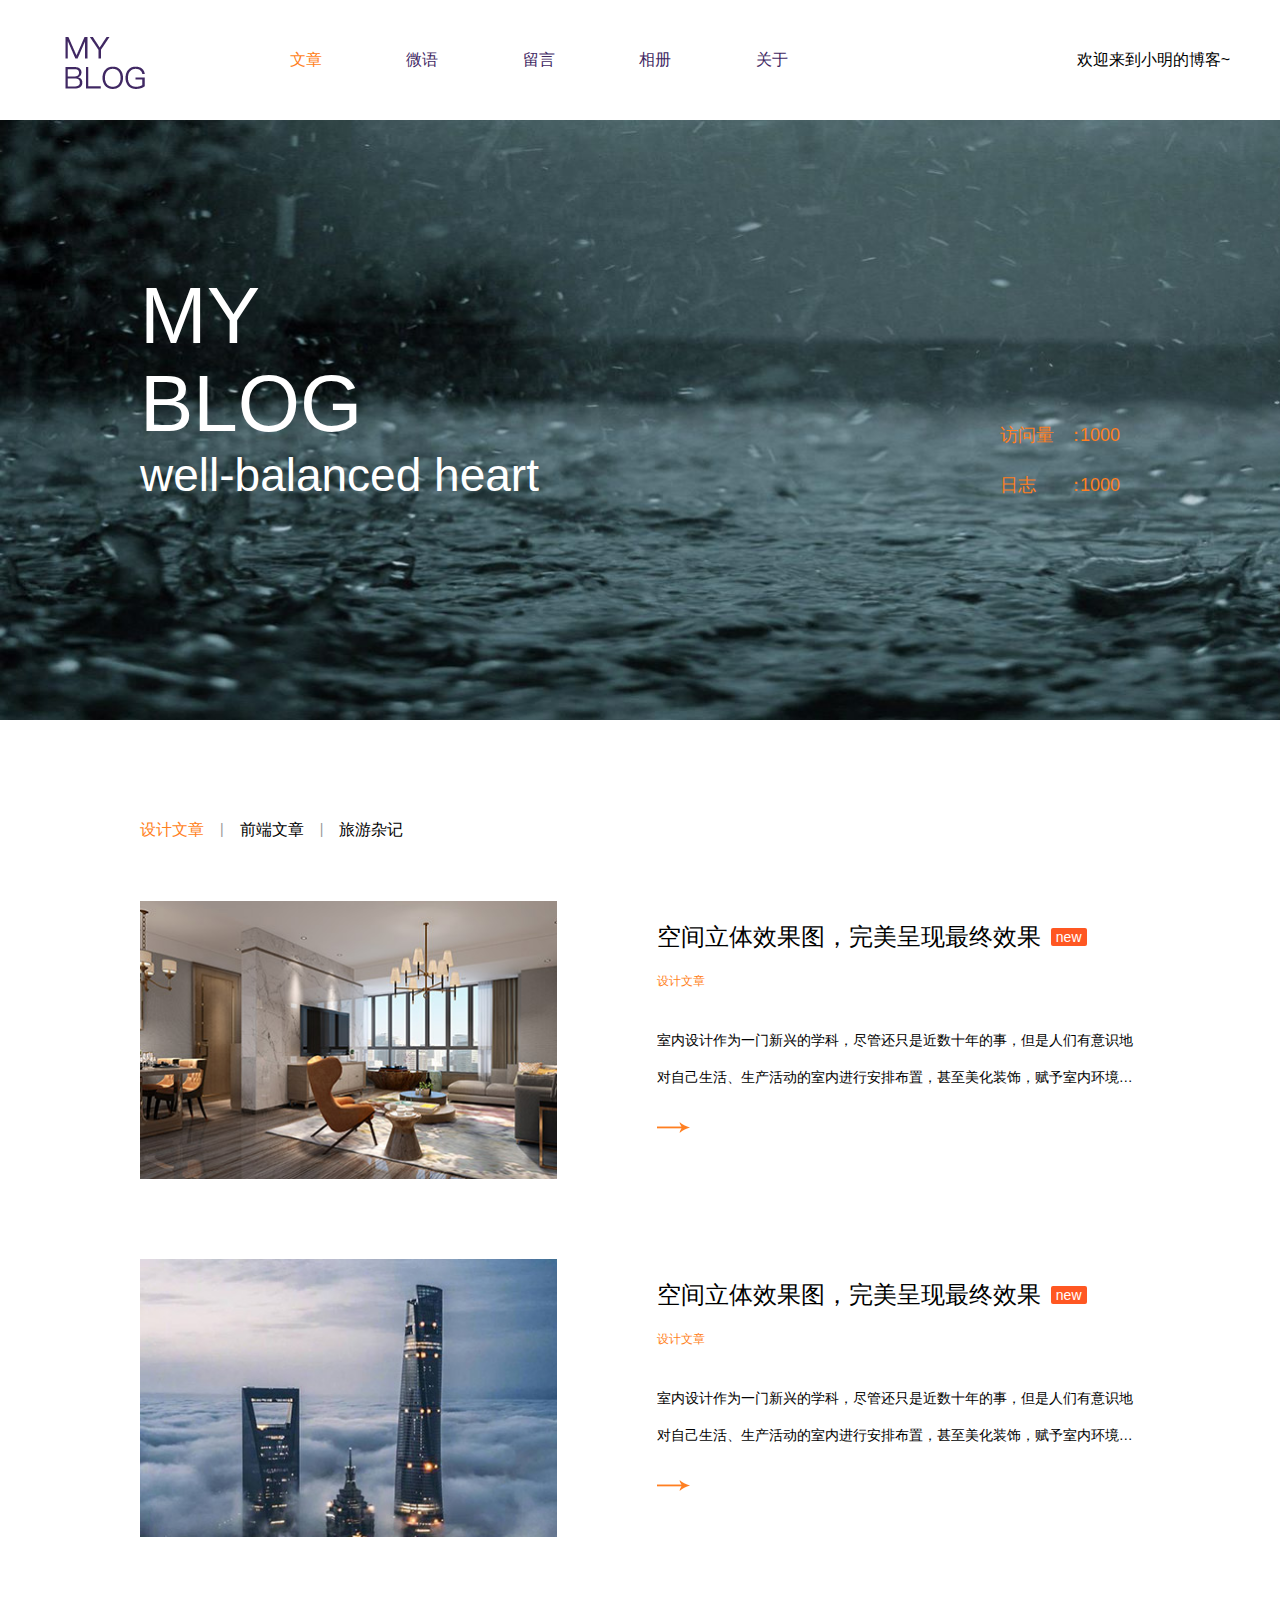
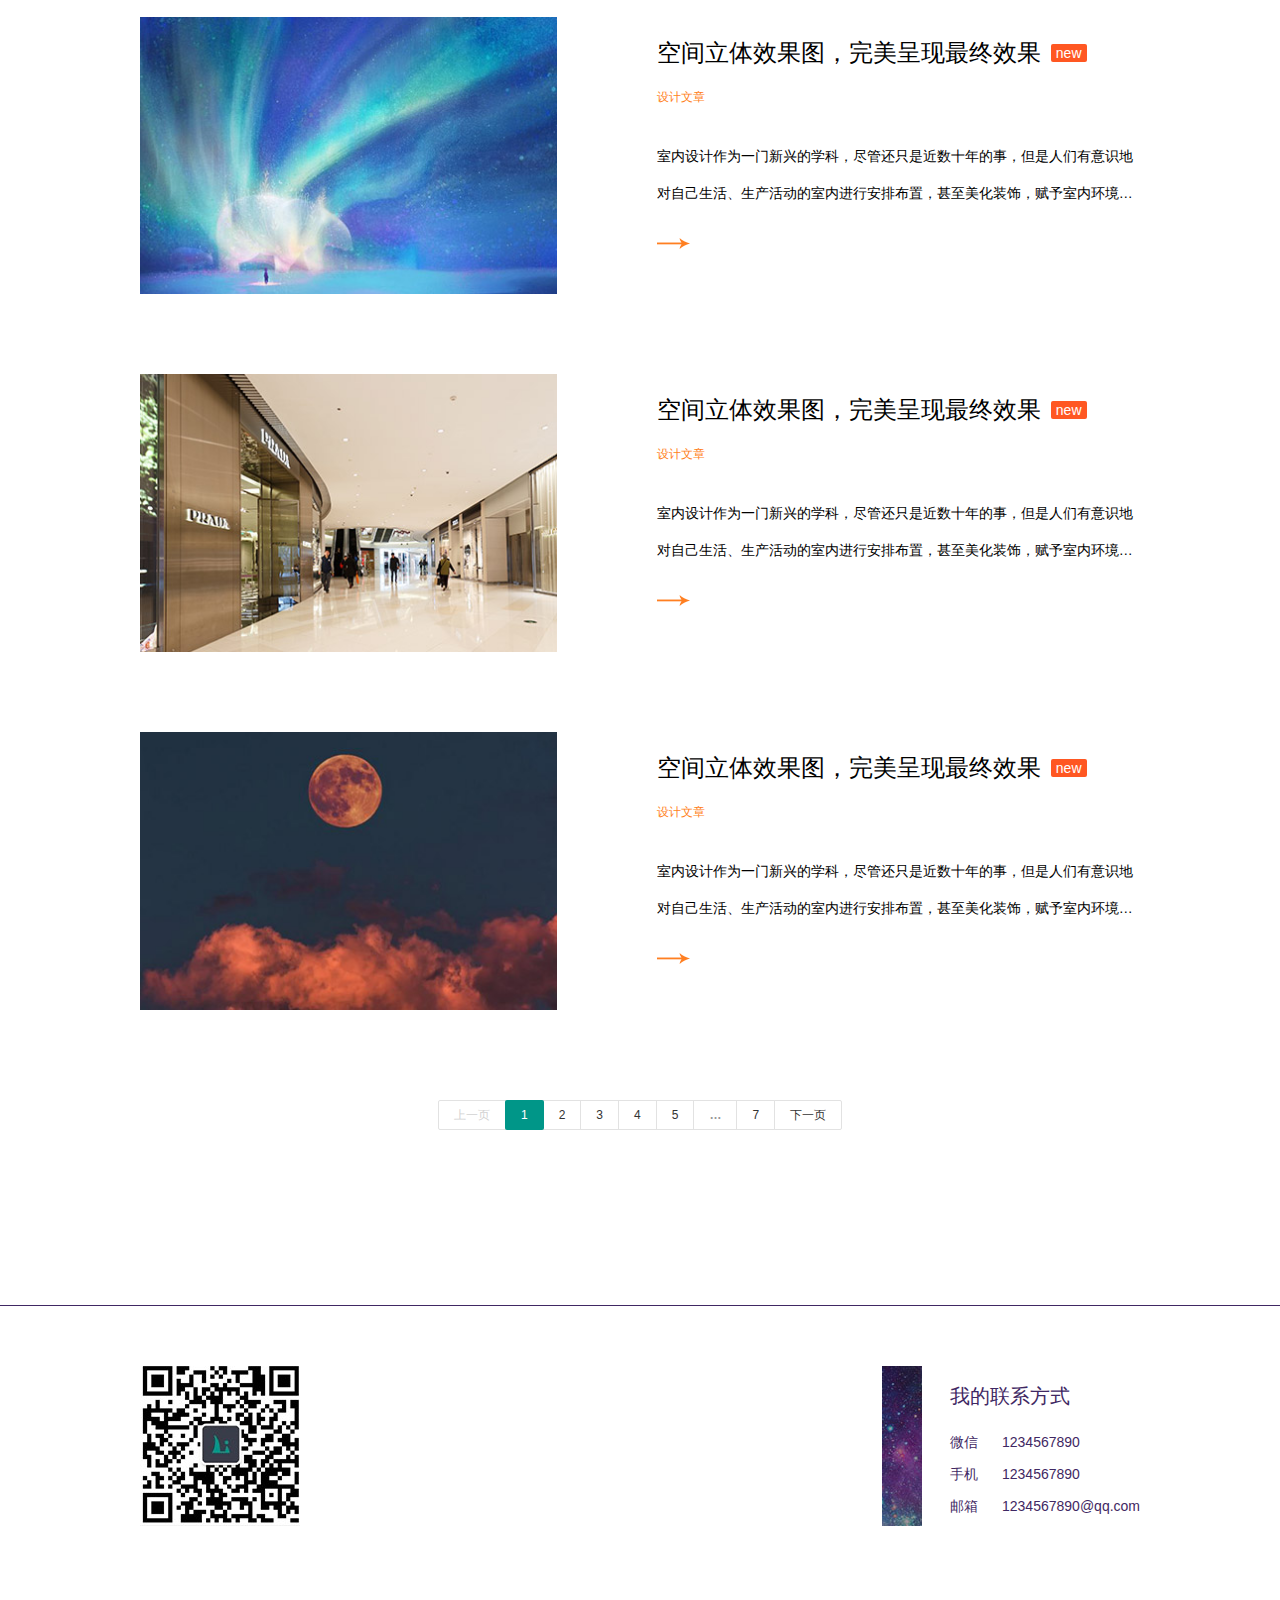
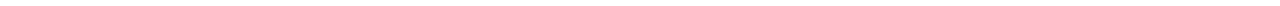
<file: task/class03/blog/app/templates/old/index.html>
<!DOCTYPE html>
<html lang="en">
<head>
  <meta charset="UTF-8">
  <meta name="viewport" content="width=device-width, initial-scale=1.0, minimum-scale=1.0, maximum-scale=1.0, user-scalable=0">
  <title>Document</title>
  <link rel="stylesheet" type="text/css" href="../../static/res/layui/css/layui.css">
  <link rel="stylesheet" type="text/css" href="../../static/res/css/main.css">
<!--加载meta IE兼容文件-->
<!--[if lt IE 9]>
<script src="https://oss.maxcdn.com/libs/html5shiv/3.7.0/html5shiv.js"></script>
<script src="https://oss.maxcdn.com/libs/respond.js/1.3.0/respond.min.js"></script>
<![endif]-->
</head>
<body>
  <div class="header">
    <div class="menu-btn">
      <div class="menu"></div>
    </div>
    <h1 class="logo">
      <a href="index.html">
        <span>MYBLOG</span>
        <img src="../../static/res/img/logo.png">
      </a>
    </h1>
    <div class="nav">
      <a href="index.html" class="active">文章</a>
      <a href="whisper.html">微语</a>
      <a href="leacots.html">留言</a>
      <a href="album.html">相册</a>
      <a href="about.html">关于</a>
    </div>
    <ul class="layui-nav header-down-nav">
      <li class="layui-nav-item"><a href="index.html" class="active">文章</a></li>
      <li class="layui-nav-item"><a href="whisper.html">微语</a></li>
      <li class="layui-nav-item"><a href="leacots.html">留言</a></li>
      <li class="layui-nav-item"><a href="album.html">相册</a></li>
      <li class="layui-nav-item"><a href="about.html">关于</a></li>
    </ul>
    <p class="welcome-text">
      欢迎来到<span class="name">小明</span>的博客~
    </p>
  </div>

  <div class="banner">
    <div class="cont w1000">
      <div class="title">
        <h3>MY<br />BLOG</h3>
        <h4>well-balanced heart</h4>
      </div>
      <div class="amount">
        <p><span class="text">访问量</span><span class="access">1000</span></p>
        <p><span class="text">日志</span><span class="daily-record">1000</span></p>
      </div>
    </div>
  </div>

  <div class="content">
    <div class="cont w1000">
      <div class="title">
        <span class="layui-breadcrumb" lay-separator="|">
          <a href="javascript:;" class="active">设计文章</a>
          <a href="javascript:;">前端文章</a>
          <a href="javascript:;">旅游杂记</a>
        </span>
      </div>
      <div class="list-item">
        <div class="item">
          <div class="layui-fluid">
            <div class="layui-row">
              <div class="layui-col-xs12 layui-col-sm4 layui-col-md5">
                <div class="img"><img src="../../static/res/img/sy_img1.jpg" alt=""></div>
              </div>
              <div class="layui-col-xs12 layui-col-sm8 layui-col-md7">
                <div class="item-cont">
                  <h3>空间立体效果图，完美呈现最终效果<button class="layui-btn layui-btn-danger new-icon">new</button></h3>
                  <h5>设计文章</h5>
                  <p>室内设计作为一门新兴的学科，尽管还只是近数十年的事，但是人们有意识地对自己生活、生产活动的室内进行安排布置，甚至美化装饰，赋予室内环境以所祈使的气氛，却早巳从人类文明伊始的时期就已存在</p>
                  <a href="details.html" class="go-icon"></a>
                </div>
            </div>
            </div>
           </div>
        </div>
        <div class="item">
          <div class="layui-fluid">
            <div class="layui-row">
              <div class="layui-col-xs12 layui-col-sm4 layui-col-md5">
                <div class="img"><img src="../../static/res/img/sy_img2.jpg" alt=""></div>
              </div>
              <div class="layui-col-xs12 layui-col-sm8 layui-col-md7">
                <div class="item-cont">
                  <h3>空间立体效果图，完美呈现最终效果<button class="layui-btn layui-btn-danger new-icon">new</button></h3>
                  <h5>设计文章</h5>
                  <p>室内设计作为一门新兴的学科，尽管还只是近数十年的事，但是人们有意识地对自己生活、生产活动的室内进行安排布置，甚至美化装饰，赋予室内环境以所祈使的气氛，却早巳从人类文明伊始的时期就已存在</p>
                  <a href="details.html" class="go-icon"></a>
                </div>
            </div>
            </div>
           </div>
        </div>
        <div class="item">
          <div class="layui-fluid">
            <div class="layui-row">
              <div class="layui-col-xs12 layui-col-sm4 layui-col-md5">
                <div class="img"><img src="../../static/res/img/sy_img3.jpg" alt=""></div>
              </div>
              <div class="layui-col-xs12 layui-col-sm8 layui-col-md7">
                <div class="item-cont">
                  <h3>空间立体效果图，完美呈现最终效果<button class="layui-btn layui-btn-danger new-icon">new</button></h3>
                  <h5>设计文章</h5>
                  <p>室内设计作为一门新兴的学科，尽管还只是近数十年的事，但是人们有意识地对自己生活、生产活动的室内进行安排布置，甚至美化装饰，赋予室内环境以所祈使的气氛，却早巳从人类文明伊始的时期就已存在</p>
                  <a href="details.html" class="go-icon"></a>
                </div>
            </div>
            </div>
           </div>
        </div>
        <div class="item">
          <div class="layui-fluid">
            <div class="layui-row">
              <div class="layui-col-xs12 layui-col-sm4 layui-col-md5">
                <div class="img"><img src="../../static/res/img/sy_img4.jpg" alt=""></div>
              </div>
              <div class="layui-col-xs12 layui-col-sm8 layui-col-md7">
                <div class="item-cont">
                  <h3>空间立体效果图，完美呈现最终效果<button class="layui-btn layui-btn-danger new-icon">new</button></h3>
                  <h5>设计文章</h5>
                  <p>室内设计作为一门新兴的学科，尽管还只是近数十年的事，但是人们有意识地对自己生活、生产活动的室内进行安排布置，甚至美化装饰，赋予室内环境以所祈使的气氛，却早巳从人类文明伊始的时期就已存在</p>
                  <a href="details.html" class="go-icon"></a>
                </div>
            </div>
            </div>
           </div>
        </div>
        <div class="item">
          <div class="layui-fluid">
            <div class="layui-row">
              <div class="layui-col-xs12 layui-col-sm4 layui-col-md5">
                <div class="img"><img src="../../static/res/img/sy_img5.jpg" alt=""></div>
              </div>
              <div class="layui-col-xs12 layui-col-sm8 layui-col-md7">
                <div class="item-cont">
                  <h3>空间立体效果图，完美呈现最终效果<button class="layui-btn layui-btn-danger new-icon">new</button></h3>
                  <h5>设计文章</h5>
                  <p>室内设计作为一门新兴的学科，尽管还只是近数十年的事，但是人们有意识地对自己生活、生产活动的室内进行安排布置，甚至美化装饰，赋予室内环境以所祈使的气氛，却早巳从人类文明伊始的时期就已存在</p>
                  <a href="details.html" class="go-icon"></a>
                </div>
            </div>
            </div>
           </div>
        </div>
      </div>
      <div id="demo" style="text-align: center;"></div>
    </div>
  </div>

  <div class="footer-wrap">
    <div class="footer w1000">
      <div class="qrcode">
        <img src="../../static/res/img/erweima.jpg">
      </div>
      <div class="practice-mode">
        <img src="../../static/res/img/down_img.jpg">
        <div class="text">
          <h4 class="title">我的联系方式</h4>
          <p>微信<span class="WeChat">1234567890</span></p>
          <p>手机<span class="iphone">1234567890</span></p>
          <p>邮箱<span class="email">1234567890@qq.com</span></p>
        </div>
      </div>
    </div>
  </div>
  <script type="text/javascript" src="../../static/res/layui/layui.js"></script>
  <script type="text/javascript">
    layui.config({
      base: '../../static/res/js/util/'
    }).use(['element','laypage','jquery','menu'],function(){
      element = layui.element,laypage = layui.laypage,$ = layui.$,menu = layui.menu;
      laypage.render({
        elem: 'demo'
        ,count: 70 //数据总数，从服务端得到
      });
      menu.init();
    })
  </script>
</body>
</html>
</file>
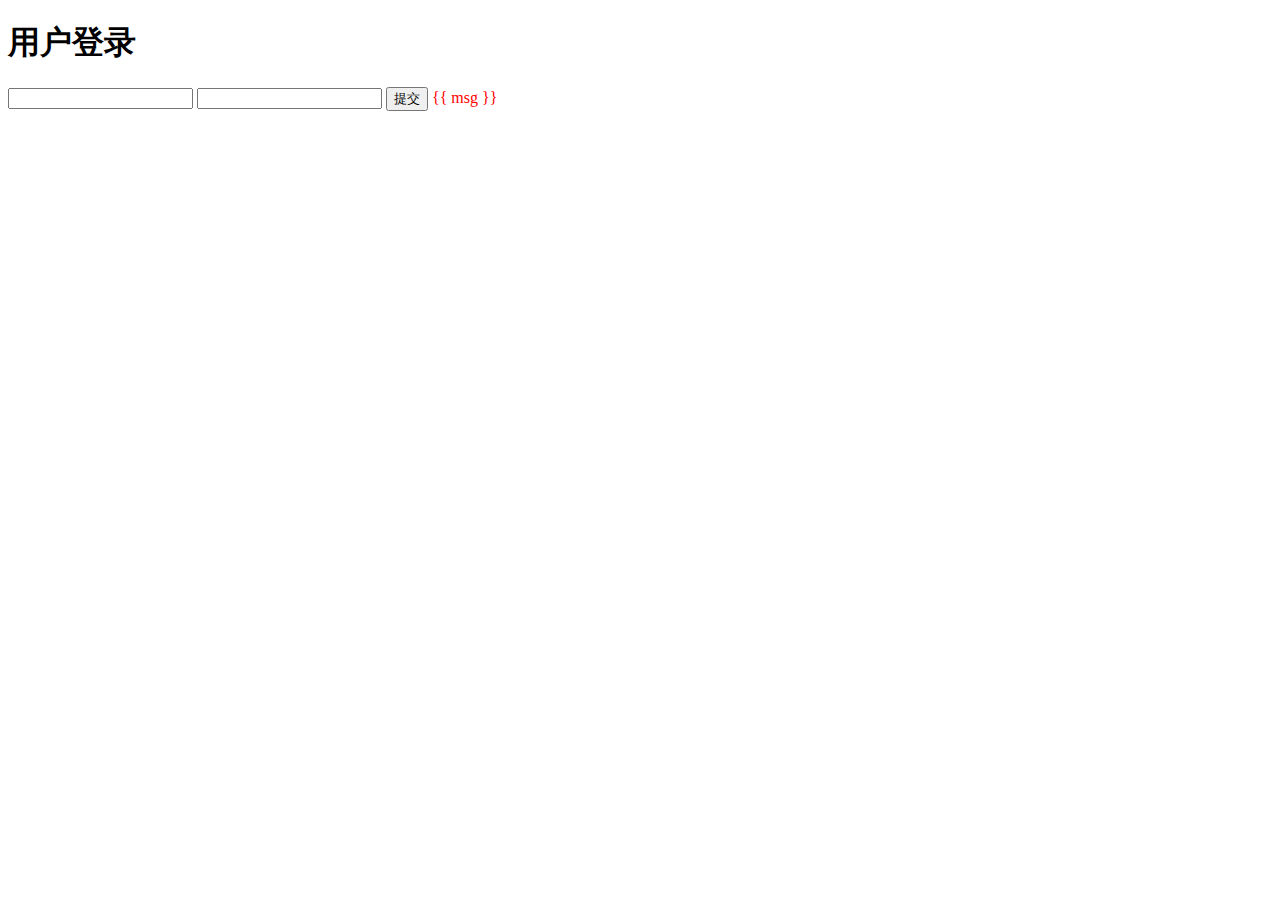
<file: test/用户登录/templates/login.html>
<!DOCTYPE html>
<html lang="en">
<head>
    <meta charset="UTF-8">
    <title>用户登录</title>
</head>
<body>
    <h1>用户登录</h1>
    <form method="post">
        <input type="text" name="user">
        <input type="text" name="pwd">
        <input type="submit" value="提交"> <span style="color: red">{{ msg }}</span>
    </form>
</body>
</html>
</file>
<file: task/class03/blog/app/static/res/layui/css/layui.css>
/** layui-v2.4.5 MIT License By https://www.layui.com */
 .layui-inline,img{display:inline-block;vertical-align:middle}h1,h2,h3,h4,h5,h6{font-weight:400}.layui-edge,.layui-header,.layui-inline,.layui-main{position:relative}.layui-elip,.layui-form-checkbox span,.layui-form-pane .layui-form-label{text-overflow:ellipsis;white-space:nowrap}.layui-btn,.layui-edge,.layui-inline,img{vertical-align:middle}.layui-btn,.layui-disabled,.layui-icon,.layui-unselect{-webkit-user-select:none;-ms-user-select:none;-moz-user-select:none}blockquote,body,button,dd,div,dl,dt,form,h1,h2,h3,h4,h5,h6,input,li,ol,p,pre,td,textarea,th,ul{margin:0;padding:0;-webkit-tap-highlight-color:rgba(0,0,0,0)}a:active,a:hover{outline:0}img{border:none}li{list-style:none}table{border-collapse:collapse;border-spacing:0}h4,h5,h6{font-size:100%}button,input,optgroup,option,select,textarea{font-family:inherit;font-size:inherit;font-style:inherit;font-weight:inherit;outline:0}pre{white-space:pre-wrap;white-space:-moz-pre-wrap;white-space:-pre-wrap;white-space:-o-pre-wrap;word-wrap:break-word}body{line-height:24px;font:14px Helvetica Neue,Helvetica,PingFang SC,Tahoma,Arial,sans-serif}hr{height:1px;margin:10px 0;border:0;clear:both}a{color:#333;text-decoration:none}a:hover{color:#777}a cite{font-style:normal;*cursor:pointer}.layui-border-box,.layui-border-box *{box-sizing:border-box}.layui-box,.layui-box *{box-sizing:content-box}.layui-clear{clear:both;*zoom:1}.layui-clear:after{content:'\20';clear:both;*zoom:1;display:block;height:0}.layui-inline{*display:inline;*zoom:1}.layui-edge{display:inline-block;width:0;height:0;border-width:6px;border-style:dashed;border-color:transparent;overflow:hidden}.layui-edge-top{top:-4px;border-bottom-color:#999;border-bottom-style:solid}.layui-edge-right{border-left-color:#999;border-left-style:solid}.layui-edge-bottom{top:2px;border-top-color:#999;border-top-style:solid}.layui-edge-left{border-right-color:#999;border-right-style:solid}.layui-elip{overflow:hidden}.layui-disabled,.layui-disabled:hover{color:#d2d2d2!important;cursor:not-allowed!important}.layui-circle{border-radius:100%}.layui-show{display:block!important}.layui-hide{display:none!important}@font-face{font-family:layui-icon;src:url(../font/iconfont.eot?v=240);src:url(../font/iconfont.eot?v=240#iefix) format('embedded-opentype'),url(../font/iconfont.svg?v=240#iconfont) format('svg'),url(../font/iconfont.woff?v=240) format('woff'),url(../font/iconfont.ttf?v=240) format('truetype')}.layui-icon{font-family:layui-icon!important;font-size:16px;font-style:normal;-webkit-font-smoothing:antialiased;-moz-osx-font-smoothing:grayscale}.layui-icon-reply-fill:before{content:"\e611"}.layui-icon-set-fill:before{content:"\e614"}.layui-icon-menu-fill:before{content:"\e60f"}.layui-icon-search:before{content:"\e615"}.layui-icon-share:before{content:"\e641"}.layui-icon-set-sm:before{content:"\e620"}.layui-icon-engine:before{content:"\e628"}.layui-icon-close:before{content:"\1006"}.layui-icon-close-fill:before{content:"\1007"}.layui-icon-chart-screen:before{content:"\e629"}.layui-icon-star:before{content:"\e600"}.layui-icon-circle-dot:before{content:"\e617"}.layui-icon-chat:before{content:"\e606"}.layui-icon-release:before{content:"\e609"}.layui-icon-list:before{content:"\e60a"}.layui-icon-chart:before{content:"\e62c"}.layui-icon-ok-circle:before{content:"\1005"}.layui-icon-layim-theme:before{content:"\e61b"}.layui-icon-table:before{content:"\e62d"}.layui-icon-right:before{content:"\e602"}.layui-icon-left:before{content:"\e603"}.layui-icon-cart-simple:before{content:"\e698"}.layui-icon-face-cry:before{content:"\e69c"}.layui-icon-face-smile:before{content:"\e6af"}.layui-icon-survey:before{content:"\e6b2"}.layui-icon-tree:before{content:"\e62e"}.layui-icon-upload-circle:before{content:"\e62f"}.layui-icon-add-circle:before{content:"\e61f"}.layui-icon-download-circle:before{content:"\e601"}.layui-icon-templeate-1:before{content:"\e630"}.layui-icon-util:before{content:"\e631"}.layui-icon-face-surprised:before{content:"\e664"}.layui-icon-edit:before{content:"\e642"}.layui-icon-speaker:before{content:"\e645"}.layui-icon-down:before{content:"\e61a"}.layui-icon-file:before{content:"\e621"}.layui-icon-layouts:before{content:"\e632"}.layui-icon-rate-half:before{content:"\e6c9"}.layui-icon-add-circle-fine:before{content:"\e608"}.layui-icon-prev-circle:before{content:"\e633"}.layui-icon-read:before{content:"\e705"}.layui-icon-404:before{content:"\e61c"}.layui-icon-carousel:before{content:"\e634"}.layui-icon-help:before{content:"\e607"}.layui-icon-code-circle:before{content:"\e635"}.layui-icon-water:before{content:"\e636"}.layui-icon-username:before{content:"\e66f"}.layui-icon-find-fill:before{content:"\e670"}.layui-icon-about:before{content:"\e60b"}.layui-icon-location:before{content:"\e715"}.layui-icon-up:before{content:"\e619"}.layui-icon-pause:before{content:"\e651"}.layui-icon-date:before{content:"\e637"}.layui-icon-layim-uploadfile:before{content:"\e61d"}.layui-icon-delete:before{content:"\e640"}.layui-icon-play:before{content:"\e652"}.layui-icon-top:before{content:"\e604"}.layui-icon-friends:before{content:"\e612"}.layui-icon-refresh-3:before{content:"\e9aa"}.layui-icon-ok:before{content:"\e605"}.layui-icon-layer:before{content:"\e638"}.layui-icon-face-smile-fine:before{content:"\e60c"}.layui-icon-dollar:before{content:"\e659"}.layui-icon-group:before{content:"\e613"}.layui-icon-layim-download:before{content:"\e61e"}.layui-icon-picture-fine:before{content:"\e60d"}.layui-icon-link:before{content:"\e64c"}.layui-icon-diamond:before{content:"\e735"}.layui-icon-log:before{content:"\e60e"}.layui-icon-rate-solid:before{content:"\e67a"}.layui-icon-fonts-del:before{content:"\e64f"}.layui-icon-unlink:before{content:"\e64d"}.layui-icon-fonts-clear:before{content:"\e639"}.layui-icon-triangle-r:before{content:"\e623"}.layui-icon-circle:before{content:"\e63f"}.layui-icon-radio:before{content:"\e643"}.layui-icon-align-center:before{content:"\e647"}.layui-icon-align-right:before{content:"\e648"}.layui-icon-align-left:before{content:"\e649"}.layui-icon-loading-1:before{content:"\e63e"}.layui-icon-return:before{content:"\e65c"}.layui-icon-fonts-strong:before{content:"\e62b"}.layui-icon-upload:before{content:"\e67c"}.layui-icon-dialogue:before{content:"\e63a"}.layui-icon-video:before{content:"\e6ed"}.layui-icon-headset:before{content:"\e6fc"}.layui-icon-cellphone-fine:before{content:"\e63b"}.layui-icon-add-1:before{content:"\e654"}.layui-icon-face-smile-b:before{content:"\e650"}.layui-icon-fonts-html:before{content:"\e64b"}.layui-icon-form:before{content:"\e63c"}.layui-icon-cart:before{content:"\e657"}.layui-icon-camera-fill:before{content:"\e65d"}.layui-icon-tabs:before{content:"\e62a"}.layui-icon-fonts-code:before{content:"\e64e"}.layui-icon-fire:before{content:"\e756"}.layui-icon-set:before{content:"\e716"}.layui-icon-fonts-u:before{content:"\e646"}.layui-icon-triangle-d:before{content:"\e625"}.layui-icon-tips:before{content:"\e702"}.layui-icon-picture:before{content:"\e64a"}.layui-icon-more-vertical:before{content:"\e671"}.layui-icon-flag:before{content:"\e66c"}.layui-icon-loading:before{content:"\e63d"}.layui-icon-fonts-i:before{content:"\e644"}.layui-icon-refresh-1:before{content:"\e666"}.layui-icon-rmb:before{content:"\e65e"}.layui-icon-home:before{content:"\e68e"}.layui-icon-user:before{content:"\e770"}.layui-icon-notice:before{content:"\e667"}.layui-icon-login-weibo:before{content:"\e675"}.layui-icon-voice:before{content:"\e688"}.layui-icon-upload-drag:before{content:"\e681"}.layui-icon-login-qq:before{content:"\e676"}.layui-icon-snowflake:before{content:"\e6b1"}.layui-icon-file-b:before{content:"\e655"}.layui-icon-template:before{content:"\e663"}.layui-icon-auz:before{content:"\e672"}.layui-icon-console:before{content:"\e665"}.layui-icon-app:before{content:"\e653"}.layui-icon-prev:before{content:"\e65a"}.layui-icon-website:before{content:"\e7ae"}.layui-icon-next:before{content:"\e65b"}.layui-icon-component:before{content:"\e857"}.layui-icon-more:before{content:"\e65f"}.layui-icon-login-wechat:before{content:"\e677"}.layui-icon-shrink-right:before{content:"\e668"}.layui-icon-spread-left:before{content:"\e66b"}.layui-icon-camera:before{content:"\e660"}.layui-icon-note:before{content:"\e66e"}.layui-icon-refresh:before{content:"\e669"}.layui-icon-female:before{content:"\e661"}.layui-icon-male:before{content:"\e662"}.layui-icon-password:before{content:"\e673"}.layui-icon-senior:before{content:"\e674"}.layui-icon-theme:before{content:"\e66a"}.layui-icon-tread:before{content:"\e6c5"}.layui-icon-praise:before{content:"\e6c6"}.layui-icon-star-fill:before{content:"\e658"}.layui-icon-rate:before{content:"\e67b"}.layui-icon-template-1:before{content:"\e656"}.layui-icon-vercode:before{content:"\e679"}.layui-icon-cellphone:before{content:"\e678"}.layui-icon-screen-full:before{content:"\e622"}.layui-icon-screen-restore:before{content:"\e758"}.layui-icon-cols:before{content:"\e610"}.layui-icon-export:before{content:"\e67d"}.layui-icon-print:before{content:"\e66d"}.layui-icon-slider:before{content:"\e714"}.layui-main{width:1140px;margin:0 auto}.layui-header{z-index:1000;height:60px}.layui-header a:hover{transition:all .5s;-webkit-transition:all .5s}.layui-side{position:fixed;left:0;top:0;bottom:0;z-index:999;width:200px;overflow-x:hidden}.layui-side-scroll{position:relative;width:220px;height:100%;overflow-x:hidden}.layui-body{position:absolute;left:200px;right:0;top:0;bottom:0;z-index:998;width:auto;overflow:hidden;overflow-y:auto;box-sizing:border-box}.layui-layout-body{overflow:hidden}.layui-layout-admin .layui-header{background-color:#23262E}.layui-layout-admin .layui-side{top:60px;width:200px;overflow-x:hidden}.layui-layout-admin .layui-body{top:60px;bottom:44px}.layui-layout-admin .layui-main{width:auto;margin:0 15px}.layui-layout-admin .layui-footer{position:fixed;left:200px;right:0;bottom:0;height:44px;line-height:44px;padding:0 15px;background-color:#eee}.layui-layout-admin .layui-logo{position:absolute;left:0;top:0;width:200px;height:100%;line-height:60px;text-align:center;color:#009688;font-size:16px}.layui-layout-admin .layui-header .layui-nav{background:0 0}.layui-layout-left{position:absolute!important;left:200px;top:0}.layui-layout-right{position:absolute!important;right:0;top:0}.layui-container{position:relative;margin:0 auto;padding:0 15px;box-sizing:border-box}.layui-fluid{position:relative;margin:0 auto;padding:0 15px}.layui-row:after,.layui-row:before{content:'';display:block;clear:both}.layui-col-lg1,.layui-col-lg10,.layui-col-lg11,.layui-col-lg12,.layui-col-lg2,.layui-col-lg3,.layui-col-lg4,.layui-col-lg5,.layui-col-lg6,.layui-col-lg7,.layui-col-lg8,.layui-col-lg9,.layui-col-md1,.layui-col-md10,.layui-col-md11,.layui-col-md12,.layui-col-md2,.layui-col-md3,.layui-col-md4,.layui-col-md5,.layui-col-md6,.layui-col-md7,.layui-col-md8,.layui-col-md9,.layui-col-sm1,.layui-col-sm10,.layui-col-sm11,.layui-col-sm12,.layui-col-sm2,.layui-col-sm3,.layui-col-sm4,.layui-col-sm5,.layui-col-sm6,.layui-col-sm7,.layui-col-sm8,.layui-col-sm9,.layui-col-xs1,.layui-col-xs10,.layui-col-xs11,.layui-col-xs12,.layui-col-xs2,.layui-col-xs3,.layui-col-xs4,.layui-col-xs5,.layui-col-xs6,.layui-col-xs7,.layui-col-xs8,.layui-col-xs9{position:relative;display:block;box-sizing:border-box}.layui-col-xs1,.layui-col-xs10,.layui-col-xs11,.layui-col-xs12,.layui-col-xs2,.layui-col-xs3,.layui-col-xs4,.layui-col-xs5,.layui-col-xs6,.layui-col-xs7,.layui-col-xs8,.layui-col-xs9{float:left}.layui-col-xs1{width:8.33333333%}.layui-col-xs2{width:16.66666667%}.layui-col-xs3{width:25%}.layui-col-xs4{width:33.33333333%}.layui-col-xs5{width:41.66666667%}.layui-col-xs6{width:50%}.layui-col-xs7{width:58.33333333%}.layui-col-xs8{width:66.66666667%}.layui-col-xs9{width:75%}.layui-col-xs10{width:83.33333333%}.layui-col-xs11{width:91.66666667%}.layui-col-xs12{width:100%}.layui-col-xs-offset1{margin-left:8.33333333%}.layui-col-xs-offset2{margin-left:16.66666667%}.layui-col-xs-offset3{margin-left:25%}.layui-col-xs-offset4{margin-left:33.33333333%}.layui-col-xs-offset5{margin-left:41.66666667%}.layui-col-xs-offset6{margin-left:50%}.layui-col-xs-offset7{margin-left:58.33333333%}.layui-col-xs-offset8{margin-left:66.66666667%}.layui-col-xs-offset9{margin-left:75%}.layui-col-xs-offset10{margin-left:83.33333333%}.layui-col-xs-offset11{margin-left:91.66666667%}.layui-col-xs-offset12{margin-left:100%}@media screen and (max-width:768px){.layui-hide-xs{display:none!important}.layui-show-xs-block{display:block!important}.layui-show-xs-inline{display:inline!important}.layui-show-xs-inline-block{display:inline-block!important}}@media screen and (min-width:768px){.layui-container{width:750px}.layui-hide-sm{display:none!important}.layui-show-sm-block{display:block!important}.layui-show-sm-inline{display:inline!important}.layui-show-sm-inline-block{display:inline-block!important}.layui-col-sm1,.layui-col-sm10,.layui-col-sm11,.layui-col-sm12,.layui-col-sm2,.layui-col-sm3,.layui-col-sm4,.layui-col-sm5,.layui-col-sm6,.layui-col-sm7,.layui-col-sm8,.layui-col-sm9{float:left}.layui-col-sm1{width:8.33333333%}.layui-col-sm2{width:16.66666667%}.layui-col-sm3{width:25%}.layui-col-sm4{width:33.33333333%}.layui-col-sm5{width:41.66666667%}.layui-col-sm6{width:50%}.layui-col-sm7{width:58.33333333%}.layui-col-sm8{width:66.66666667%}.layui-col-sm9{width:75%}.layui-col-sm10{width:83.33333333%}.layui-col-sm11{width:91.66666667%}.layui-col-sm12{width:100%}.layui-col-sm-offset1{margin-left:8.33333333%}.layui-col-sm-offset2{margin-left:16.66666667%}.layui-col-sm-offset3{margin-left:25%}.layui-col-sm-offset4{margin-left:33.33333333%}.layui-col-sm-offset5{margin-left:41.66666667%}.layui-col-sm-offset6{margin-left:50%}.layui-col-sm-offset7{margin-left:58.33333333%}.layui-col-sm-offset8{margin-left:66.66666667%}.layui-col-sm-offset9{margin-left:75%}.layui-col-sm-offset10{margin-left:83.33333333%}.layui-col-sm-offset11{margin-left:91.66666667%}.layui-col-sm-offset12{margin-left:100%}}@media screen and (min-width:992px){.layui-container{width:970px}.layui-hide-md{display:none!important}.layui-show-md-block{display:block!important}.layui-show-md-inline{display:inline!important}.layui-show-md-inline-block{display:inline-block!important}.layui-col-md1,.layui-col-md10,.layui-col-md11,.layui-col-md12,.layui-col-md2,.layui-col-md3,.layui-col-md4,.layui-col-md5,.layui-col-md6,.layui-col-md7,.layui-col-md8,.layui-col-md9{float:left}.layui-col-md1{width:8.33333333%}.layui-col-md2{width:16.66666667%}.layui-col-md3{width:25%}.layui-col-md4{width:33.33333333%}.layui-col-md5{width:41.66666667%}.layui-col-md6{width:50%}.layui-col-md7{width:58.33333333%}.layui-col-md8{width:66.66666667%}.layui-col-md9{width:75%}.layui-col-md10{width:83.33333333%}.layui-col-md11{width:91.66666667%}.layui-col-md12{width:100%}.layui-col-md-offset1{margin-left:8.33333333%}.layui-col-md-offset2{margin-left:16.66666667%}.layui-col-md-offset3{margin-left:25%}.layui-col-md-offset4{margin-left:33.33333333%}.layui-col-md-offset5{margin-left:41.66666667%}.layui-col-md-offset6{margin-left:50%}.layui-col-md-offset7{margin-left:58.33333333%}.layui-col-md-offset8{margin-left:66.66666667%}.layui-col-md-offset9{margin-left:75%}.layui-col-md-offset10{margin-left:83.33333333%}.layui-col-md-offset11{margin-left:91.66666667%}.layui-col-md-offset12{margin-left:100%}}@media screen and (min-width:1200px){.layui-container{width:1170px}.layui-hide-lg{display:none!important}.layui-show-lg-block{display:block!important}.layui-show-lg-inline{display:inline!important}.layui-show-lg-inline-block{display:inline-block!important}.layui-col-lg1,.layui-col-lg10,.layui-col-lg11,.layui-col-lg12,.layui-col-lg2,.layui-col-lg3,.layui-col-lg4,.layui-col-lg5,.layui-col-lg6,.layui-col-lg7,.layui-col-lg8,.layui-col-lg9{float:left}.layui-col-lg1{width:8.33333333%}.layui-col-lg2{width:16.66666667%}.layui-col-lg3{width:25%}.layui-col-lg4{width:33.33333333%}.layui-col-lg5{width:41.66666667%}.layui-col-lg6{width:50%}.layui-col-lg7{width:58.33333333%}.layui-col-lg8{width:66.66666667%}.layui-col-lg9{width:75%}.layui-col-lg10{width:83.33333333%}.layui-col-lg11{width:91.66666667%}.layui-col-lg12{width:100%}.layui-col-lg-offset1{margin-left:8.33333333%}.layui-col-lg-offset2{margin-left:16.66666667%}.layui-col-lg-offset3{margin-left:25%}.layui-col-lg-offset4{margin-left:33.33333333%}.layui-col-lg-offset5{margin-left:41.66666667%}.layui-col-lg-offset6{margin-left:50%}.layui-col-lg-offset7{margin-left:58.33333333%}.layui-col-lg-offset8{margin-left:66.66666667%}.layui-col-lg-offset9{margin-left:75%}.layui-col-lg-offset10{margin-left:83.33333333%}.layui-col-lg-offset11{margin-left:91.66666667%}.layui-col-lg-offset12{margin-left:100%}}.layui-col-space1{margin:-.5px}.layui-col-space1>*{padding:.5px}.layui-col-space3{margin:-1.5px}.layui-col-space3>*{padding:1.5px}.layui-col-space5{margin:-2.5px}.layui-col-space5>*{padding:2.5px}.layui-col-space8{margin:-3.5px}.layui-col-space8>*{padding:3.5px}.layui-col-space10{margin:-5px}.layui-col-space10>*{padding:5px}.layui-col-space12{margin:-6px}.layui-col-space12>*{padding:6px}.layui-col-space15{margin:-7.5px}.layui-col-space15>*{padding:7.5px}.layui-col-space18{margin:-9px}.layui-col-space18>*{padding:9px}.layui-col-space20{margin:-10px}.layui-col-space20>*{padding:10px}.layui-col-space22{margin:-11px}.layui-col-space22>*{padding:11px}.layui-col-space25{margin:-12.5px}.layui-col-space25>*{padding:12.5px}.layui-col-space30{margin:-15px}.layui-col-space30>*{padding:15px}.layui-btn,.layui-input,.layui-select,.layui-textarea,.layui-upload-button{outline:0;-webkit-appearance:none;transition:all .3s;-webkit-transition:all .3s;box-sizing:border-box}.layui-elem-quote{margin-bottom:10px;padding:15px;line-height:22px;border-left:5px solid #009688;border-radius:0 2px 2px 0;background-color:#f2f2f2}.layui-quote-nm{border-style:solid;border-width:1px 1px 1px 5px;background:0 0}.layui-elem-field{margin-bottom:10px;padding:0;border-width:1px;border-style:solid}.layui-elem-field legend{margin-left:20px;padding:0 10px;font-size:20px;font-weight:300}.layui-field-title{margin:10px 0 20px;border-width:1px 0 0}.layui-field-box{padding:10px 15px}.layui-field-title .layui-field-box{padding:10px 0}.layui-progress{position:relative;height:6px;border-radius:20px;background-color:#e2e2e2}.layui-progress-bar{position:absolute;left:0;top:0;width:0;max-width:100%;height:6px;border-radius:20px;text-align:right;background-color:#5FB878;transition:all .3s;-webkit-transition:all .3s}.layui-progress-big,.layui-progress-big .layui-progress-bar{height:18px;line-height:18px}.layui-progress-text{position:relative;top:-20px;line-height:18px;font-size:12px;color:#666}.layui-progress-big .layui-progress-text{position:static;padding:0 10px;color:#fff}.layui-collapse{border-width:1px;border-style:solid;border-radius:2px}.layui-colla-content,.layui-colla-item{border-top-width:1px;border-top-style:solid}.layui-colla-item:first-child{border-top:none}.layui-colla-title{position:relative;height:42px;line-height:42px;padding:0 15px 0 35px;color:#333;background-color:#f2f2f2;cursor:pointer;font-size:14px;overflow:hidden}.layui-colla-content{display:none;padding:10px 15px;line-height:22px;color:#666}.layui-colla-icon{position:absolute;left:15px;top:0;font-size:14px}.layui-card{margin-bottom:15px;border-radius:2px;background-color:#fff;box-shadow:0 1px 2px 0 rgba(0,0,0,.05)}.layui-card:last-child{margin-bottom:0}.layui-card-header{position:relative;height:42px;line-height:42px;padding:0 15px;border-bottom:1px solid #f6f6f6;color:#333;border-radius:2px 2px 0 0;font-size:14px}.layui-bg-black,.layui-bg-blue,.layui-bg-cyan,.layui-bg-green,.layui-bg-orange,.layui-bg-red{color:#fff!important}.layui-card-body{position:relative;padding:10px 15px;line-height:24px}.layui-card-body[pad15]{padding:15px}.layui-card-body[pad20]{padding:20px}.layui-card-body .layui-table{margin:5px 0}.layui-card .layui-tab{margin:0}.layui-panel-window{position:relative;padding:15px;border-radius:0;border-top:5px solid #E6E6E6;background-color:#fff}.layui-auxiliar-moving{position:fixed;left:0;right:0;top:0;bottom:0;width:100%;height:100%;background:0 0;z-index:9999999999}.layui-form-label,.layui-form-mid,.layui-form-select,.layui-input-block,.layui-input-inline,.layui-textarea{position:relative}.layui-bg-red{background-color:#FF5722!important}.layui-bg-orange{background-color:#FFB800!important}.layui-bg-green{background-color:#009688!important}.layui-bg-cyan{background-color:#2F4056!important}.layui-bg-blue{background-color:#1E9FFF!important}.layui-bg-black{background-color:#393D49!important}.layui-bg-gray{background-color:#eee!important;color:#666!important}.layui-badge-rim,.layui-colla-content,.layui-colla-item,.layui-collapse,.layui-elem-field,.layui-form-pane .layui-form-item[pane],.layui-form-pane .layui-form-label,.layui-input,.layui-layedit,.layui-layedit-tool,.layui-quote-nm,.layui-select,.layui-tab-bar,.layui-tab-card,.layui-tab-title,.layui-tab-title .layui-this:after,.layui-textarea{border-color:#e6e6e6}.layui-timeline-item:before,hr{background-color:#e6e6e6}.layui-text{line-height:22px;font-size:14px;color:#666}.layui-text h1,.layui-text h2,.layui-text h3{font-weight:500;color:#333}.layui-text h1{font-size:30px}.layui-text h2{font-size:24px}.layui-text h3{font-size:18px}.layui-text a:not(.layui-btn){color:#01AAED}.layui-text a:not(.layui-btn):hover{text-decoration:underline}.layui-text ul{padding:5px 0 5px 15px}.layui-text ul li{margin-top:5px;list-style-type:disc}.layui-text em,.layui-word-aux{color:#999!important;padding:0 5px!important}.layui-btn{display:inline-block;height:38px;line-height:38px;padding:0 18px;background-color:#009688;color:#fff;white-space:nowrap;text-align:center;font-size:14px;border:none;border-radius:2px;cursor:pointer}.layui-btn:hover{opacity:.8;filter:alpha(opacity=80);color:#fff}.layui-btn:active{opacity:1;filter:alpha(opacity=100)}.layui-btn+.layui-btn{margin-left:10px}.layui-btn-container{font-size:0}.layui-btn-container .layui-btn{margin-right:10px;margin-bottom:10px}.layui-btn-container .layui-btn+.layui-btn{margin-left:0}.layui-table .layui-btn-container .layui-btn{margin-bottom:9px}.layui-btn-radius{border-radius:100px}.layui-btn .layui-icon{margin-right:3px;font-size:18px;vertical-align:bottom;vertical-align:middle\9}.layui-btn-primary{border:1px solid #C9C9C9;background-color:#fff;color:#555}.layui-btn-primary:hover{border-color:#009688;color:#333}.layui-btn-normal{background-color:#1E9FFF}.layui-btn-warm{background-color:#FFB800}.layui-btn-danger{background-color:#FF5722}.layui-btn-disabled,.layui-btn-disabled:active,.layui-btn-disabled:hover{border:1px solid #e6e6e6;background-color:#FBFBFB;color:#C9C9C9;cursor:not-allowed;opacity:1}.layui-btn-lg{height:44px;line-height:44px;padding:0 25px;font-size:16px}.layui-btn-sm{height:30px;line-height:30px;padding:0 10px;font-size:12px}.layui-btn-sm i{font-size:16px!important}.layui-btn-xs{height:22px;line-height:22px;padding:0 5px;font-size:12px}.layui-btn-xs i{font-size:14px!important}.layui-btn-group{display:inline-block;vertical-align:middle;font-size:0}.layui-btn-group .layui-btn{margin-left:0!important;margin-right:0!important;border-left:1px solid rgba(255,255,255,.5);border-radius:0}.layui-btn-group .layui-btn-primary{border-left:none}.layui-btn-group .layui-btn-primary:hover{border-color:#C9C9C9;color:#009688}.layui-btn-group .layui-btn:first-child{border-left:none;border-radius:2px 0 0 2px}.layui-btn-group .layui-btn-primary:first-child{border-left:1px solid #c9c9c9}.layui-btn-group .layui-btn:last-child{border-radius:0 2px 2px 0}.layui-btn-group .layui-btn+.layui-btn{margin-left:0}.layui-btn-group+.layui-btn-group{margin-left:10px}.layui-btn-fluid{width:100%}.layui-input,.layui-select,.layui-textarea{height:38px;line-height:1.3;line-height:38px\9;border-width:1px;border-style:solid;background-color:#fff;border-radius:2px}.layui-input::-webkit-input-placeholder,.layui-select::-webkit-input-placeholder,.layui-textarea::-webkit-input-placeholder{line-height:1.3}.layui-input,.layui-textarea{display:block;width:100%;padding-left:10px}.layui-input:hover,.layui-textarea:hover{border-color:#D2D2D2!important}.layui-input:focus,.layui-textarea:focus{border-color:#C9C9C9!important}.layui-textarea{min-height:100px;height:auto;line-height:20px;padding:6px 10px;resize:vertical}.layui-select{padding:0 10px}.layui-form input[type=checkbox],.layui-form input[type=radio],.layui-form select{display:none}.layui-form [lay-ignore]{display:initial}.layui-form-item{margin-bottom:15px;clear:both;*zoom:1}.layui-form-item:after{content:'\20';clear:both;*zoom:1;display:block;height:0}.layui-form-label{float:left;display:block;padding:9px 15px;width:80px;font-weight:400;line-height:20px;text-align:right}.layui-form-label-col{display:block;float:none;padding:9px 0;line-height:20px;text-align:left}.layui-form-item .layui-inline{margin-bottom:5px;margin-right:10px}.layui-input-block{margin-left:110px;min-height:36px}.layui-input-inline{display:inline-block;vertical-align:middle}.layui-form-item .layui-input-inline{float:left;width:190px;margin-right:10px}.layui-form-text .layui-input-inline{width:auto}.layui-form-mid{float:left;display:block;padding:9px 0!important;line-height:20px;margin-right:10px}.layui-form-danger+.layui-form-select .layui-input,.layui-form-danger:focus{border-color:#FF5722!important}.layui-form-select .layui-input{padding-right:30px;cursor:pointer}.layui-form-select .layui-edge{position:absolute;right:10px;top:50%;margin-top:-3px;cursor:pointer;border-width:6px;border-top-color:#c2c2c2;border-top-style:solid;transition:all .3s;-webkit-transition:all .3s}.layui-form-select dl{display:none;position:absolute;left:0;top:42px;padding:5px 0;z-index:899;min-width:100%;border:1px solid #d2d2d2;max-height:300px;overflow-y:auto;background-color:#fff;border-radius:2px;box-shadow:0 2px 4px rgba(0,0,0,.12);box-sizing:border-box}.layui-form-select dl dd,.layui-form-select dl dt{padding:0 10px;line-height:36px;white-space:nowrap;overflow:hidden;text-overflow:ellipsis}.layui-form-select dl dt{font-size:12px;color:#999}.layui-form-select dl dd{cursor:pointer}.layui-form-select dl dd:hover{background-color:#f2f2f2;-webkit-transition:.5s all;transition:.5s all}.layui-form-select .layui-select-group dd{padding-left:20px}.layui-form-select dl dd.layui-select-tips{padding-left:10px!important;color:#999}.layui-form-select dl dd.layui-this{background-color:#5FB878;color:#fff}.layui-form-checkbox,.layui-form-select dl dd.layui-disabled{background-color:#fff}.layui-form-selected dl{display:block}.layui-form-checkbox,.layui-form-checkbox *,.layui-form-switch{display:inline-block;vertical-align:middle}.layui-form-selected .layui-edge{margin-top:-9px;-webkit-transform:rotate(180deg);transform:rotate(180deg);margin-top:-3px\9}:root .layui-form-selected .layui-edge{margin-top:-9px\0/IE9}.layui-form-selectup dl{top:auto;bottom:42px}.layui-select-none{margin:5px 0;text-align:center;color:#999}.layui-select-disabled .layui-disabled{border-color:#eee!important}.layui-select-disabled .layui-edge{border-top-color:#d2d2d2}.layui-form-checkbox{position:relative;height:30px;line-height:30px;margin-right:10px;padding-right:30px;cursor:pointer;font-size:0;-webkit-transition:.1s linear;transition:.1s linear;box-sizing:border-box}.layui-form-checkbox span{padding:0 10px;height:100%;font-size:14px;border-radius:2px 0 0 2px;background-color:#d2d2d2;color:#fff;overflow:hidden}.layui-form-checkbox:hover span{background-color:#c2c2c2}.layui-form-checkbox i{position:absolute;right:0;top:0;width:30px;height:28px;border:1px solid #d2d2d2;border-left:none;border-radius:0 2px 2px 0;color:#fff;font-size:20px;text-align:center}.layui-form-checkbox:hover i{border-color:#c2c2c2;color:#c2c2c2}.layui-form-checked,.layui-form-checked:hover{border-color:#5FB878}.layui-form-checked span,.layui-form-checked:hover span{background-color:#5FB878}.layui-form-checked i,.layui-form-checked:hover i{color:#5FB878}.layui-form-item .layui-form-checkbox{margin-top:4px}.layui-form-checkbox[lay-skin=primary]{height:auto!important;line-height:normal!important;min-width:18px;min-height:18px;border:none!important;margin-right:0;padding-left:28px;padding-right:0;background:0 0}.layui-form-checkbox[lay-skin=primary] span{padding-left:0;padding-right:15px;line-height:18px;background:0 0;color:#666}.layui-form-checkbox[lay-skin=primary] i{right:auto;left:0;width:16px;height:16px;line-height:16px;border:1px solid #d2d2d2;font-size:12px;border-radius:2px;background-color:#fff;-webkit-transition:.1s linear;transition:.1s linear}.layui-form-checkbox[lay-skin=primary]:hover i{border-color:#5FB878;color:#fff}.layui-form-checked[lay-skin=primary] i{border-color:#5FB878;background-color:#5FB878;color:#fff}.layui-checkbox-disbaled[lay-skin=primary] span{background:0 0!important;color:#c2c2c2}.layui-checkbox-disbaled[lay-skin=primary]:hover i{border-color:#d2d2d2}.layui-form-item .layui-form-checkbox[lay-skin=primary]{margin-top:10px}.layui-form-switch{position:relative;height:22px;line-height:22px;min-width:35px;padding:0 5px;margin-top:8px;border:1px solid #d2d2d2;border-radius:20px;cursor:pointer;background-color:#fff;-webkit-transition:.1s linear;transition:.1s linear}.layui-form-switch i{position:absolute;left:5px;top:3px;width:16px;height:16px;border-radius:20px;background-color:#d2d2d2;-webkit-transition:.1s linear;transition:.1s linear}.layui-form-switch em{position:relative;top:0;width:25px;margin-left:21px;padding:0!important;text-align:center!important;color:#999!important;font-style:normal!important;font-size:12px}.layui-form-onswitch{border-color:#5FB878;background-color:#5FB878}.layui-checkbox-disbaled,.layui-checkbox-disbaled i{border-color:#e2e2e2!important}.layui-form-onswitch i{left:100%;margin-left:-21px;background-color:#fff}.layui-form-onswitch em{margin-left:5px;margin-right:21px;color:#fff!important}.layui-checkbox-disbaled span{background-color:#e2e2e2!important}.layui-checkbox-disbaled:hover i{color:#fff!important}[lay-radio]{display:none}.layui-form-radio,.layui-form-radio *{display:inline-block;vertical-align:middle}.layui-form-radio{line-height:28px;margin:6px 10px 0 0;padding-right:10px;cursor:pointer;font-size:0}.layui-form-radio *{font-size:14px}.layui-form-radio>i{margin-right:8px;font-size:22px;color:#c2c2c2}.layui-form-radio>i:hover,.layui-form-radioed>i{color:#5FB878}.layui-radio-disbaled>i{color:#e2e2e2!important}.layui-form-pane .layui-form-label{width:110px;padding:8px 15px;height:38px;line-height:20px;border-width:1px;border-style:solid;border-radius:2px 0 0 2px;text-align:center;background-color:#FBFBFB;overflow:hidden;box-sizing:border-box}.layui-form-pane .layui-input-inline{margin-left:-1px}.layui-form-pane .layui-input-block{margin-left:110px;left:-1px}.layui-form-pane .layui-input{border-radius:0 2px 2px 0}.layui-form-pane .layui-form-text .layui-form-label{float:none;width:100%;border-radius:2px;box-sizing:border-box;text-align:left}.layui-form-pane .layui-form-text .layui-input-inline{display:block;margin:0;top:-1px;clear:both}.layui-form-pane .layui-form-text .layui-input-block{margin:0;left:0;top:-1px}.layui-form-pane .layui-form-text .layui-textarea{min-height:100px;border-radius:0 0 2px 2px}.layui-form-pane .layui-form-checkbox{margin:4px 0 4px 10px}.layui-form-pane .layui-form-radio,.layui-form-pane .layui-form-switch{margin-top:6px;margin-left:10px}.layui-form-pane .layui-form-item[pane]{position:relative;border-width:1px;border-style:solid}.layui-form-pane .layui-form-item[pane] .layui-form-label{position:absolute;left:0;top:0;height:100%;border-width:0 1px 0 0}.layui-form-pane .layui-form-item[pane] .layui-input-inline{margin-left:110px}@media screen and (max-width:450px){.layui-form-item .layui-form-label{text-overflow:ellipsis;overflow:hidden;white-space:nowrap}.layui-form-item .layui-inline{display:block;margin-right:0;margin-bottom:20px;clear:both}.layui-form-item .layui-inline:after{content:'\20';clear:both;display:block;height:0}.layui-form-item .layui-input-inline{display:block;float:none;left:-3px;width:auto;margin:0 0 10px 112px}.layui-form-item .layui-input-inline+.layui-form-mid{margin-left:110px;top:-5px;padding:0}.layui-form-item .layui-form-checkbox{margin-right:5px;margin-bottom:5px}}.layui-layedit{border-width:1px;border-style:solid;border-radius:2px}.layui-layedit-tool{padding:3px 5px;border-bottom-width:1px;border-bottom-style:solid;font-size:0}.layedit-tool-fixed{position:fixed;top:0;border-top:1px solid #e2e2e2}.layui-layedit-tool .layedit-tool-mid,.layui-layedit-tool .layui-icon{display:inline-block;vertical-align:middle;text-align:center;font-size:14px}.layui-layedit-tool .layui-icon{position:relative;width:32px;height:30px;line-height:30px;margin:3px 5px;color:#777;cursor:pointer;border-radius:2px}.layui-layedit-tool .layui-icon:hover{color:#393D49}.layui-layedit-tool .layui-icon:active{color:#000}.layui-layedit-tool .layedit-tool-active{background-color:#e2e2e2;color:#000}.layui-layedit-tool .layui-disabled,.layui-layedit-tool .layui-disabled:hover{color:#d2d2d2;cursor:not-allowed}.layui-layedit-tool .layedit-tool-mid{width:1px;height:18px;margin:0 10px;background-color:#d2d2d2}.layedit-tool-html{width:50px!important;font-size:30px!important}.layedit-tool-b,.layedit-tool-code,.layedit-tool-help{font-size:16px!important}.layedit-tool-d,.layedit-tool-face,.layedit-tool-image,.layedit-tool-unlink{font-size:18px!important}.layedit-tool-image input{position:absolute;font-size:0;left:0;top:0;width:100%;height:100%;opacity:.01;filter:Alpha(opacity=1);cursor:pointer}.layui-layedit-iframe iframe{display:block;width:100%}#LAY_layedit_code{overflow:hidden}.layui-laypage{display:inline-block;*display:inline;*zoom:1;vertical-align:middle;margin:10px 0;font-size:0}.layui-laypage>a:first-child,.layui-laypage>a:first-child em{border-radius:2px 0 0 2px}.layui-laypage>a:last-child,.layui-laypage>a:last-child em{border-radius:0 2px 2px 0}.layui-laypage>:first-child{margin-left:0!important}.layui-laypage>:last-child{margin-right:0!important}.layui-laypage a,.layui-laypage button,.layui-laypage input,.layui-laypage select,.layui-laypage span{border:1px solid #e2e2e2}.layui-laypage a,.layui-laypage span{display:inline-block;*display:inline;*zoom:1;vertical-align:middle;padding:0 15px;height:28px;line-height:28px;margin:0 -1px 5px 0;background-color:#fff;color:#333;font-size:12px}.layui-flow-more a *,.layui-laypage input,.layui-table-view select[lay-ignore]{display:inline-block}.layui-laypage a:hover{color:#009688}.layui-laypage em{font-style:normal}.layui-laypage .layui-laypage-spr{color:#999;font-weight:700}.layui-laypage a{text-decoration:none}.layui-laypage .layui-laypage-curr{position:relative}.layui-laypage .layui-laypage-curr em{position:relative;color:#fff}.layui-laypage .layui-laypage-curr .layui-laypage-em{position:absolute;left:-1px;top:-1px;padding:1px;width:100%;height:100%;background-color:#009688}.layui-laypage-em{border-radius:2px}.layui-laypage-next em,.layui-laypage-prev em{font-family:Sim sun;font-size:16px}.layui-laypage .layui-laypage-count,.layui-laypage .layui-laypage-limits,.layui-laypage .layui-laypage-refresh,.layui-laypage .layui-laypage-skip{margin-left:10px;margin-right:10px;padding:0;border:none}.layui-laypage .layui-laypage-limits,.layui-laypage .layui-laypage-refresh{vertical-align:top}.layui-laypage .layui-laypage-refresh i{font-size:18px;cursor:pointer}.layui-laypage select{height:22px;padding:3px;border-radius:2px;cursor:pointer}.layui-laypage .layui-laypage-skip{height:30px;line-height:30px;color:#999}.layui-laypage button,.layui-laypage input{height:30px;line-height:30px;border-radius:2px;vertical-align:top;background-color:#fff;box-sizing:border-box}.layui-laypage input{width:40px;margin:0 10px;padding:0 3px;text-align:center}.layui-laypage input:focus,.layui-laypage select:focus{border-color:#009688!important}.layui-laypage button{margin-left:10px;padding:0 10px;cursor:pointer}.layui-table,.layui-table-view{margin:10px 0}.layui-flow-more{margin:10px 0;text-align:center;color:#999;font-size:14px}.layui-flow-more a{height:32px;line-height:32px}.layui-flow-more a *{vertical-align:top}.layui-flow-more a cite{padding:0 20px;border-radius:3px;background-color:#eee;color:#333;font-style:normal}.layui-flow-more a cite:hover{opacity:.8}.layui-flow-more a i{font-size:30px;color:#737383}.layui-table{width:100%;background-color:#fff;color:#666}.layui-table tr{transition:all .3s;-webkit-transition:all .3s}.layui-table th{text-align:left;font-weight:400}.layui-table tbody tr:hover,.layui-table thead tr,.layui-table-click,.layui-table-header,.layui-table-hover,.layui-table-mend,.layui-table-patch,.layui-table-tool,.layui-table-total,.layui-table-total tr,.layui-table[lay-even] tr:nth-child(even){background-color:#f2f2f2}.layui-table td,.layui-table th,.layui-table-col-set,.layui-table-fixed-r,.layui-table-grid-down,.layui-table-header,.layui-table-page,.layui-table-tips-main,.layui-table-tool,.layui-table-total,.layui-table-view,.layui-table[lay-skin=line],.layui-table[lay-skin=row]{border-width:1px;border-style:solid;border-color:#e6e6e6}.layui-table td,.layui-table th{position:relative;padding:9px 15px;min-height:20px;line-height:20px;font-size:14px}.layui-table[lay-skin=line] td,.layui-table[lay-skin=line] th{border-width:0 0 1px}.layui-table[lay-skin=row] td,.layui-table[lay-skin=row] th{border-width:0 1px 0 0}.layui-table[lay-skin=nob] td,.layui-table[lay-skin=nob] th{border:none}.layui-table img{max-width:100px}.layui-table[lay-size=lg] td,.layui-table[lay-size=lg] th{padding:15px 30px}.layui-table-view .layui-table[lay-size=lg] .layui-table-cell{height:40px;line-height:40px}.layui-table[lay-size=sm] td,.layui-table[lay-size=sm] th{font-size:12px;padding:5px 10px}.layui-table-view .layui-table[lay-size=sm] .layui-table-cell{height:20px;line-height:20px}.layui-table[lay-data]{display:none}.layui-table-box{position:relative;overflow:hidden}.layui-table-view .layui-table{position:relative;width:auto;margin:0}.layui-table-view .layui-table[lay-skin=line]{border-width:0 1px 0 0}.layui-table-view .layui-table[lay-skin=row]{border-width:0 0 1px}.layui-table-view .layui-table td,.layui-table-view .layui-table th{padding:5px 0;border-top:none;border-left:none}.layui-table-view .layui-table th.layui-unselect .layui-table-cell span{cursor:pointer}.layui-table-view .layui-table td{cursor:default}.layui-table-view .layui-form-checkbox[lay-skin=primary] i{width:18px;height:18px}.layui-table-view .layui-form-radio{line-height:0;padding:0}.layui-table-view .layui-form-radio>i{margin:0;font-size:20px}.layui-table-init{position:absolute;left:0;top:0;width:100%;height:100%;text-align:center;z-index:110}.layui-table-init .layui-icon{position:absolute;left:50%;top:50%;margin:-15px 0 0 -15px;font-size:30px;color:#c2c2c2}.layui-table-header{border-width:0 0 1px;overflow:hidden}.layui-table-header .layui-table{margin-bottom:-1px}.layui-table-tool .layui-inline[lay-event]{position:relative;width:26px;height:26px;padding:5px;line-height:16px;margin-right:10px;text-align:center;color:#333;border:1px solid #ccc;cursor:pointer;-webkit-transition:.5s all;transition:.5s all}.layui-table-tool .layui-inline[lay-event]:hover{border:1px solid #999}.layui-table-tool-temp{padding-right:120px}.layui-table-tool-self{position:absolute;right:17px;top:10px}.layui-table-tool .layui-table-tool-self .layui-inline[lay-event]{margin:0 0 0 10px}.layui-table-tool-panel{position:absolute;top:29px;left:-1px;padding:5px 0;min-width:150px;min-height:40px;border:1px solid #d2d2d2;text-align:left;overflow-y:auto;background-color:#fff;box-shadow:0 2px 4px rgba(0,0,0,.12)}.layui-table-cell,.layui-table-tool-panel li{overflow:hidden;text-overflow:ellipsis;white-space:nowrap}.layui-table-tool-panel li{padding:0 10px;line-height:30px;-webkit-transition:.5s all;transition:.5s all}.layui-table-tool-panel li .layui-form-checkbox[lay-skin=primary]{width:100%;padding-left:28px}.layui-table-tool-panel li:hover{background-color:#f2f2f2}.layui-table-tool-panel li .layui-form-checkbox[lay-skin=primary] i{position:absolute;left:0;top:0}.layui-table-tool-panel li .layui-form-checkbox[lay-skin=primary] span{padding:0}.layui-table-tool .layui-table-tool-self .layui-table-tool-panel{left:auto;right:-1px}.layui-table-col-set{position:absolute;right:0;top:0;width:20px;height:100%;border-width:0 0 0 1px;background-color:#fff}.layui-table-sort{width:10px;height:20px;margin-left:5px;cursor:pointer!important}.layui-table-sort .layui-edge{position:absolute;left:5px;border-width:5px}.layui-table-sort .layui-table-sort-asc{top:3px;border-top:none;border-bottom-style:solid;border-bottom-color:#b2b2b2}.layui-table-sort .layui-table-sort-asc:hover{border-bottom-color:#666}.layui-table-sort .layui-table-sort-desc{bottom:5px;border-bottom:none;border-top-style:solid;border-top-color:#b2b2b2}.layui-table-sort .layui-table-sort-desc:hover{border-top-color:#666}.layui-table-sort[lay-sort=asc] .layui-table-sort-asc{border-bottom-color:#000}.layui-table-sort[lay-sort=desc] .layui-table-sort-desc{border-top-color:#000}.layui-table-cell{height:28px;line-height:28px;padding:0 15px;position:relative;box-sizing:border-box}.layui-table-cell .layui-form-checkbox[lay-skin=primary]{top:-1px;padding:0}.layui-table-cell .layui-table-link{color:#01AAED}.laytable-cell-checkbox,.laytable-cell-numbers,.laytable-cell-radio,.laytable-cell-space{padding:0;text-align:center}.layui-table-body{position:relative;overflow:auto;margin-right:-1px;margin-bottom:-1px}.layui-table-body .layui-none{line-height:26px;padding:15px;text-align:center;color:#999}.layui-table-fixed{position:absolute;left:0;top:0;z-index:101}.layui-table-fixed .layui-table-body{overflow:hidden}.layui-table-fixed-l{box-shadow:0 -1px 8px rgba(0,0,0,.08)}.layui-table-fixed-r{left:auto;right:-1px;border-width:0 0 0 1px;box-shadow:-1px 0 8px rgba(0,0,0,.08)}.layui-table-fixed-r .layui-table-header{position:relative;overflow:visible}.layui-table-mend{position:absolute;right:-49px;top:0;height:100%;width:50px}.layui-table-tool{position:relative;z-index:890;width:100%;min-height:50px;line-height:30px;padding:10px 15px;border-width:0 0 1px}.layui-table-tool .layui-btn-container{margin-bottom:-10px}.layui-table-page,.layui-table-total{border-width:1px 0 0;margin-bottom:-1px;overflow:hidden}.layui-table-page{position:relative;width:100%;padding:7px 7px 0;height:41px;font-size:12px;white-space:nowrap}.layui-table-page>div{height:26px}.layui-table-page .layui-laypage{margin:0}.layui-table-page .layui-laypage a,.layui-table-page .layui-laypage span{height:26px;line-height:26px;margin-bottom:10px;border:none;background:0 0}.layui-table-page .layui-laypage a,.layui-table-page .layui-laypage span.layui-laypage-curr{padding:0 12px}.layui-table-page .layui-laypage span{margin-left:0;padding:0}.layui-table-page .layui-laypage .layui-laypage-prev{margin-left:-7px!important}.layui-table-page .layui-laypage .layui-laypage-curr .layui-laypage-em{left:0;top:0;padding:0}.layui-table-page .layui-laypage button,.layui-table-page .layui-laypage input{height:26px;line-height:26px}.layui-table-page .layui-laypage input{width:40px}.layui-table-page .layui-laypage button{padding:0 10px}.layui-table-page select{height:18px}.layui-table-patch .layui-table-cell{padding:0;width:30px}.layui-table-edit{position:absolute;left:0;top:0;width:100%;height:100%;padding:0 14px 1px;border-radius:0;box-shadow:1px 1px 20px rgba(0,0,0,.15)}.layui-table-edit:focus{border-color:#5FB878!important}select.layui-table-edit{padding:0 0 0 10px;border-color:#C9C9C9}.layui-table-view .layui-form-checkbox,.layui-table-view .layui-form-radio,.layui-table-view .layui-form-switch{top:0;margin:0;box-sizing:content-box}.layui-table-view .layui-form-checkbox{top:-1px;height:26px;line-height:26px}.layui-table-view .layui-form-checkbox i{height:26px}.layui-table-grid .layui-table-cell{overflow:visible}.layui-table-grid-down{position:absolute;top:0;right:0;width:26px;height:100%;padding:5px 0;border-width:0 0 0 1px;text-align:center;background-color:#fff;color:#999;cursor:pointer}.layui-table-grid-down .layui-icon{position:absolute;top:50%;left:50%;margin:-8px 0 0 -8px}.layui-table-grid-down:hover{background-color:#fbfbfb}body .layui-table-tips .layui-layer-content{background:0 0;padding:0;box-shadow:0 1px 6px rgba(0,0,0,.12)}.layui-table-tips-main{margin:-44px 0 0 -1px;max-height:150px;padding:8px 15px;font-size:14px;overflow-y:scroll;background-color:#fff;color:#666}.layui-table-tips-c{position:absolute;right:-3px;top:-13px;width:20px;height:20px;padding:3px;cursor:pointer;background-color:#666;border-radius:50%;color:#fff}.layui-table-tips-c:hover{background-color:#777}.layui-table-tips-c:before{position:relative;right:-2px}.layui-upload-file{display:none!important;opacity:.01;filter:Alpha(opacity=1)}.layui-upload-drag,.layui-upload-form,.layui-upload-wrap{display:inline-block}.layui-upload-list{margin:10px 0}.layui-upload-choose{padding:0 10px;color:#999}.layui-upload-drag{position:relative;padding:30px;border:1px dashed #e2e2e2;background-color:#fff;text-align:center;cursor:pointer;color:#999}.layui-upload-drag .layui-icon{font-size:50px;color:#009688}.layui-upload-drag[lay-over]{border-color:#009688}.layui-upload-iframe{position:absolute;width:0;height:0;border:0;visibility:hidden}.layui-upload-wrap{position:relative;vertical-align:middle}.layui-upload-wrap .layui-upload-file{display:block!important;position:absolute;left:0;top:0;z-index:10;font-size:100px;width:100%;height:100%;opacity:.01;filter:Alpha(opacity=1);cursor:pointer}.layui-tree{line-height:26px}.layui-tree li{text-overflow:ellipsis;overflow:hidden;white-space:nowrap}.layui-tree li .layui-tree-spread,.layui-tree li a{display:inline-block;vertical-align:top;height:26px;*display:inline;*zoom:1;cursor:pointer}.layui-tree li a{font-size:0}.layui-tree li a i{font-size:16px}.layui-tree li a cite{padding:0 6px;font-size:14px;font-style:normal}.layui-tree li i{padding-left:6px;color:#333;-moz-user-select:none}.layui-tree li .layui-tree-check{font-size:13px}.layui-tree li .layui-tree-check:hover{color:#009E94}.layui-tree li ul{display:none;margin-left:20px}.layui-tree li .layui-tree-enter{line-height:24px;border:1px dotted #000}.layui-tree-drag{display:none;position:absolute;left:-666px;top:-666px;background-color:#f2f2f2;padding:5px 10px;border:1px dotted #000;white-space:nowrap}.layui-tree-drag i{padding-right:5px}.layui-nav{position:relative;padding:0 20px;background-color:#393D49;color:#fff;border-radius:2px;font-size:0;box-sizing:border-box}.layui-nav *{font-size:14px}.layui-nav .layui-nav-item{position:relative;display:inline-block;*display:inline;*zoom:1;vertical-align:middle;line-height:60px}.layui-nav .layui-nav-item a{display:block;padding:0 20px;color:#fff;color:rgba(255,255,255,.7);transition:all .3s;-webkit-transition:all .3s}.layui-nav .layui-this:after,.layui-nav-bar,.layui-nav-tree .layui-nav-itemed:after{position:absolute;left:0;top:0;width:0;height:5px;background-color:#5FB878;transition:all .2s;-webkit-transition:all .2s}.layui-nav-bar{z-index:1000}.layui-nav .layui-nav-item a:hover,.layui-nav .layui-this a{color:#fff}.layui-nav .layui-this:after{content:'';top:auto;bottom:0;width:100%}.layui-nav-img{width:30px;height:30px;margin-right:10px;border-radius:50%}.layui-nav .layui-nav-more{content:'';width:0;height:0;border-style:solid dashed dashed;border-color:#fff transparent transparent;overflow:hidden;cursor:pointer;transition:all .2s;-webkit-transition:all .2s;position:absolute;top:50%;right:3px;margin-top:-3px;border-width:6px;border-top-color:rgba(255,255,255,.7)}.layui-nav .layui-nav-mored,.layui-nav-itemed>a .layui-nav-more{margin-top:-9px;border-style:dashed dashed solid;border-color:transparent transparent #fff}.layui-nav-child{display:none;position:absolute;left:0;top:65px;min-width:100%;line-height:36px;padding:5px 0;box-shadow:0 2px 4px rgba(0,0,0,.12);border:1px solid #d2d2d2;background-color:#fff;z-index:100;border-radius:2px;white-space:nowrap}.layui-nav .layui-nav-child a{color:#333}.layui-nav .layui-nav-child a:hover{background-color:#f2f2f2;color:#000}.layui-nav-child dd{position:relative}.layui-nav .layui-nav-child dd.layui-this a,.layui-nav-child dd.layui-this{background-color:#5FB878;color:#fff}.layui-nav-child dd.layui-this:after{display:none}.layui-nav-tree{width:200px;padding:0}.layui-nav-tree .layui-nav-item{display:block;width:100%;line-height:45px}.layui-nav-tree .layui-nav-item a{position:relative;height:45px;line-height:45px;text-overflow:ellipsis;overflow:hidden;white-space:nowrap}.layui-nav-tree .layui-nav-item a:hover{background-color:#4E5465}.layui-nav-tree .layui-nav-bar{width:5px;height:0;background-color:#009688}.layui-nav-tree .layui-nav-child dd.layui-this,.layui-nav-tree .layui-nav-child dd.layui-this a,.layui-nav-tree .layui-this,.layui-nav-tree .layui-this>a,.layui-nav-tree .layui-this>a:hover{background-color:#009688;color:#fff}.layui-nav-tree .layui-this:after{display:none}.layui-nav-itemed>a,.layui-nav-tree .layui-nav-title a,.layui-nav-tree .layui-nav-title a:hover{color:#fff!important}.layui-nav-tree .layui-nav-child{position:relative;z-index:0;top:0;border:none;box-shadow:none}.layui-nav-tree .layui-nav-child a{height:40px;line-height:40px;color:#fff;color:rgba(255,255,255,.7)}.layui-nav-tree .layui-nav-child,.layui-nav-tree .layui-nav-child a:hover{background:0 0;color:#fff}.layui-nav-tree .layui-nav-more{right:10px}.layui-nav-itemed>.layui-nav-child{display:block;padding:0;background-color:rgba(0,0,0,.3)!important}.layui-nav-itemed>.layui-nav-child>.layui-this>.layui-nav-child{display:block}.layui-nav-side{position:fixed;top:0;bottom:0;left:0;overflow-x:hidden;z-index:999}.layui-bg-blue .layui-nav-bar,.layui-bg-blue .layui-nav-itemed:after,.layui-bg-blue .layui-this:after{background-color:#93D1FF}.layui-bg-blue .layui-nav-child dd.layui-this{background-color:#1E9FFF}.layui-bg-blue .layui-nav-itemed>a,.layui-nav-tree.layui-bg-blue .layui-nav-title a,.layui-nav-tree.layui-bg-blue .layui-nav-title a:hover{background-color:#007DDB!important}.layui-breadcrumb{visibility:hidden;font-size:0}.layui-breadcrumb>*{font-size:14px}.layui-breadcrumb a{color:#999!important}.layui-breadcrumb a:hover{color:#5FB878!important}.layui-breadcrumb a cite{color:#666;font-style:normal}.layui-breadcrumb span[lay-separator]{margin:0 10px;color:#999}.layui-tab{margin:10px 0;text-align:left!important}.layui-tab[overflow]>.layui-tab-title{overflow:hidden}.layui-tab-title{position:relative;left:0;height:40px;white-space:nowrap;font-size:0;border-bottom-width:1px;border-bottom-style:solid;transition:all .2s;-webkit-transition:all .2s}.layui-tab-title li{display:inline-block;*display:inline;*zoom:1;vertical-align:middle;font-size:14px;transition:all .2s;-webkit-transition:all .2s;position:relative;line-height:40px;min-width:65px;padding:0 15px;text-align:center;cursor:pointer}.layui-tab-title li a{display:block}.layui-tab-title .layui-this{color:#000}.layui-tab-title .layui-this:after{position:absolute;left:0;top:0;content:'';width:100%;height:41px;border-width:1px;border-style:solid;border-bottom-color:#fff;border-radius:2px 2px 0 0;box-sizing:border-box;pointer-events:none}.layui-tab-bar{position:absolute;right:0;top:0;z-index:10;width:30px;height:39px;line-height:39px;border-width:1px;border-style:solid;border-radius:2px;text-align:center;background-color:#fff;cursor:pointer}.layui-tab-bar .layui-icon{position:relative;display:inline-block;top:3px;transition:all .3s;-webkit-transition:all .3s}.layui-tab-item{display:none}.layui-tab-more{padding-right:30px;height:auto!important;white-space:normal!important}.layui-tab-more li.layui-this:after{border-bottom-color:#e2e2e2;border-radius:2px}.layui-tab-more .layui-tab-bar .layui-icon{top:-2px;top:3px\9;-webkit-transform:rotate(180deg);transform:rotate(180deg)}:root .layui-tab-more .layui-tab-bar .layui-icon{top:-2px\0/IE9}.layui-tab-content{padding:10px}.layui-tab-title li .layui-tab-close{position:relative;display:inline-block;width:18px;height:18px;line-height:20px;margin-left:8px;top:1px;text-align:center;font-size:14px;color:#c2c2c2;transition:all .2s;-webkit-transition:all .2s}.layui-tab-title li .layui-tab-close:hover{border-radius:2px;background-color:#FF5722;color:#fff}.layui-tab-brief>.layui-tab-title .layui-this{color:#009688}.layui-tab-brief>.layui-tab-more li.layui-this:after,.layui-tab-brief>.layui-tab-title .layui-this:after{border:none;border-radius:0;border-bottom:2px solid #5FB878}.layui-tab-brief[overflow]>.layui-tab-title .layui-this:after{top:-1px}.layui-tab-card{border-width:1px;border-style:solid;border-radius:2px;box-shadow:0 2px 5px 0 rgba(0,0,0,.1)}.layui-tab-card>.layui-tab-title{background-color:#f2f2f2}.layui-tab-card>.layui-tab-title li{margin-right:-1px;margin-left:-1px}.layui-tab-card>.layui-tab-title .layui-this{background-color:#fff}.layui-tab-card>.layui-tab-title .layui-this:after{border-top:none;border-width:1px;border-bottom-color:#fff}.layui-tab-card>.layui-tab-title .layui-tab-bar{height:40px;line-height:40px;border-radius:0;border-top:none;border-right:none}.layui-tab-card>.layui-tab-more .layui-this{background:0 0;color:#5FB878}.layui-tab-card>.layui-tab-more .layui-this:after{border:none}.layui-timeline{padding-left:5px}.layui-timeline-item{position:relative;padding-bottom:20px}.layui-timeline-axis{position:absolute;left:-5px;top:0;z-index:10;width:20px;height:20px;line-height:20px;background-color:#fff;color:#5FB878;border-radius:50%;text-align:center;cursor:pointer}.layui-timeline-axis:hover{color:#FF5722}.layui-timeline-item:before{content:'';position:absolute;left:5px;top:0;z-index:0;width:1px;height:100%}.layui-timeline-item:last-child:before{display:none}.layui-timeline-item:first-child:before{display:block}.layui-timeline-content{padding-left:25px}.layui-timeline-title{position:relative;margin-bottom:10px}.layui-badge,.layui-badge-dot,.layui-badge-rim{position:relative;display:inline-block;padding:0 6px;font-size:12px;text-align:center;background-color:#FF5722;color:#fff;border-radius:2px}.layui-badge{height:18px;line-height:18px}.layui-badge-dot{width:8px;height:8px;padding:0;border-radius:50%}.layui-badge-rim{height:18px;line-height:18px;border-width:1px;border-style:solid;background-color:#fff;color:#666}.layui-btn .layui-badge,.layui-btn .layui-badge-dot{margin-left:5px}.layui-nav .layui-badge,.layui-nav .layui-badge-dot{position:absolute;top:50%;margin:-8px 6px 0}.layui-tab-title .layui-badge,.layui-tab-title .layui-badge-dot{left:5px;top:-2px}.layui-carousel{position:relative;left:0;top:0;background-color:#f8f8f8}.layui-carousel>[carousel-item]{position:relative;width:100%;height:100%;overflow:hidden}.layui-carousel>[carousel-item]:before{position:absolute;content:'\e63d';left:50%;top:50%;width:100px;line-height:20px;margin:-10px 0 0 -50px;text-align:center;color:#c2c2c2;font-family:layui-icon!important;font-size:30px;font-style:normal;-webkit-font-smoothing:antialiased;-moz-osx-font-smoothing:grayscale}.layui-carousel>[carousel-item]>*{display:none;position:absolute;left:0;top:0;width:100%;height:100%;background-color:#f8f8f8;transition-duration:.3s;-webkit-transition-duration:.3s}.layui-carousel-updown>*{-webkit-transition:.3s ease-in-out up;transition:.3s ease-in-out up}.layui-carousel-arrow{display:none\9;opacity:0;position:absolute;left:10px;top:50%;margin-top:-18px;width:36px;height:36px;line-height:36px;text-align:center;font-size:20px;border:0;border-radius:50%;background-color:rgba(0,0,0,.2);color:#fff;-webkit-transition-duration:.3s;transition-duration:.3s;cursor:pointer}.layui-carousel-arrow[lay-type=add]{left:auto!important;right:10px}.layui-carousel:hover .layui-carousel-arrow[lay-type=add],.layui-carousel[lay-arrow=always] .layui-carousel-arrow[lay-type=add]{right:20px}.layui-carousel[lay-arrow=always] .layui-carousel-arrow{opacity:1;left:20px}.layui-carousel[lay-arrow=none] .layui-carousel-arrow{display:none}.layui-carousel-arrow:hover,.layui-carousel-ind ul:hover{background-color:rgba(0,0,0,.35)}.layui-carousel:hover .layui-carousel-arrow{display:block\9;opacity:1;left:20px}.layui-carousel-ind{position:relative;top:-35px;width:100%;line-height:0!important;text-align:center;font-size:0}.layui-carousel[lay-indicator=outside]{margin-bottom:30px}.layui-carousel[lay-indicator=outside] .layui-carousel-ind{top:10px}.layui-carousel[lay-indicator=outside] .layui-carousel-ind ul{background-color:rgba(0,0,0,.5)}.layui-carousel[lay-indicator=none] .layui-carousel-ind{display:none}.layui-carousel-ind ul{display:inline-block;padding:5px;background-color:rgba(0,0,0,.2);border-radius:10px;-webkit-transition-duration:.3s;transition-duration:.3s}.layui-carousel-ind li{display:inline-block;width:10px;height:10px;margin:0 3px;font-size:14px;background-color:#e2e2e2;background-color:rgba(255,255,255,.5);border-radius:50%;cursor:pointer;-webkit-transition-duration:.3s;transition-duration:.3s}.layui-carousel-ind li:hover{background-color:rgba(255,255,255,.7)}.layui-carousel-ind li.layui-this{background-color:#fff}.layui-carousel>[carousel-item]>.layui-carousel-next,.layui-carousel>[carousel-item]>.layui-carousel-prev,.layui-carousel>[carousel-item]>.layui-this{display:block}.layui-carousel>[carousel-item]>.layui-this{left:0}.layui-carousel>[carousel-item]>.layui-carousel-prev{left:-100%}.layui-carousel>[carousel-item]>.layui-carousel-next{left:100%}.layui-carousel>[carousel-item]>.layui-carousel-next.layui-carousel-left,.layui-carousel>[carousel-item]>.layui-carousel-prev.layui-carousel-right{left:0}.layui-carousel>[carousel-item]>.layui-this.layui-carousel-left{left:-100%}.layui-carousel>[carousel-item]>.layui-this.layui-carousel-right{left:100%}.layui-carousel[lay-anim=updown] .layui-carousel-arrow{left:50%!important;top:20px;margin:0 0 0 -18px}.layui-carousel[lay-anim=updown]>[carousel-item]>*,.layui-carousel[lay-anim=fade]>[carousel-item]>*{left:0!important}.layui-carousel[lay-anim=updown] .layui-carousel-arrow[lay-type=add]{top:auto!important;bottom:20px}.layui-carousel[lay-anim=updown] .layui-carousel-ind{position:absolute;top:50%;right:20px;width:auto;height:auto}.layui-carousel[lay-anim=updown] .layui-carousel-ind ul{padding:3px 5px}.layui-carousel[lay-anim=updown] .layui-carousel-ind li{display:block;margin:6px 0}.layui-carousel[lay-anim=updown]>[carousel-item]>.layui-this{top:0}.layui-carousel[lay-anim=updown]>[carousel-item]>.layui-carousel-prev{top:-100%}.layui-carousel[lay-anim=updown]>[carousel-item]>.layui-carousel-next{top:100%}.layui-carousel[lay-anim=updown]>[carousel-item]>.layui-carousel-next.layui-carousel-left,.layui-carousel[lay-anim=updown]>[carousel-item]>.layui-carousel-prev.layui-carousel-right{top:0}.layui-carousel[lay-anim=updown]>[carousel-item]>.layui-this.layui-carousel-left{top:-100%}.layui-carousel[lay-anim=updown]>[carousel-item]>.layui-this.layui-carousel-right{top:100%}.layui-carousel[lay-anim=fade]>[carousel-item]>.layui-carousel-next,.layui-carousel[lay-anim=fade]>[carousel-item]>.layui-carousel-prev{opacity:0}.layui-carousel[lay-anim=fade]>[carousel-item]>.layui-carousel-next.layui-carousel-left,.layui-carousel[lay-anim=fade]>[carousel-item]>.layui-carousel-prev.layui-carousel-right{opacity:1}.layui-carousel[lay-anim=fade]>[carousel-item]>.layui-this.layui-carousel-left,.layui-carousel[lay-anim=fade]>[carousel-item]>.layui-this.layui-carousel-right{opacity:0}.layui-fixbar{position:fixed;right:15px;bottom:15px;z-index:999999}.layui-fixbar li{width:50px;height:50px;line-height:50px;margin-bottom:1px;text-align:center;cursor:pointer;font-size:30px;background-color:#9F9F9F;color:#fff;border-radius:2px;opacity:.95}.layui-fixbar li:hover{opacity:.85}.layui-fixbar li:active{opacity:1}.layui-fixbar .layui-fixbar-top{display:none;font-size:40px}body .layui-util-face{border:none;background:0 0}body .layui-util-face .layui-layer-content{padding:0;background-color:#fff;color:#666;box-shadow:none}.layui-util-face .layui-layer-TipsG{display:none}.layui-util-face ul{position:relative;width:372px;padding:10px;border:1px solid #D9D9D9;background-color:#fff;box-shadow:0 0 20px rgba(0,0,0,.2)}.layui-util-face ul li{cursor:pointer;float:left;border:1px solid #e8e8e8;height:22px;width:26px;overflow:hidden;margin:-1px 0 0 -1px;padding:4px 2px;text-align:center}.layui-util-face ul li:hover{position:relative;z-index:2;border:1px solid #eb7350;background:#fff9ec}.layui-code{position:relative;margin:10px 0;padding:15px;line-height:20px;border:1px solid #ddd;border-left-width:6px;background-color:#F2F2F2;color:#333;font-family:Courier New;font-size:12px}.layui-rate,.layui-rate *{display:inline-block;vertical-align:middle}.layui-rate{padding:10px 5px 10px 0;font-size:0}.layui-rate li i.layui-icon{font-size:20px;color:#FFB800;margin-right:5px;transition:all .3s;-webkit-transition:all .3s}.layui-rate li i:hover{cursor:pointer;transform:scale(1.12);-webkit-transform:scale(1.12)}.layui-rate[readonly] li i:hover{cursor:default;transform:scale(1)}.layui-colorpicker{width:26px;height:26px;border:1px solid #e6e6e6;padding:5px;border-radius:2px;line-height:24px;display:inline-block;cursor:pointer;transition:all .3s;-webkit-transition:all .3s}.layui-colorpicker:hover{border-color:#d2d2d2}.layui-colorpicker.layui-colorpicker-lg{width:34px;height:34px;line-height:32px}.layui-colorpicker.layui-colorpicker-sm{width:24px;height:24px;line-height:22px}.layui-colorpicker.layui-colorpicker-xs{width:22px;height:22px;line-height:20px}.layui-colorpicker-trigger-bgcolor{display:block;background:url([data-uri]);border-radius:2px}.layui-colorpicker-trigger-span{display:block;height:100%;box-sizing:border-box;border:1px solid rgba(0,0,0,.15);border-radius:2px;text-align:center}.layui-colorpicker-trigger-i{display:inline-block;color:#FFF;font-size:12px}.layui-colorpicker-trigger-i.layui-icon-close{color:#999}.layui-colorpicker-main{position:absolute;z-index:66666666;width:280px;padding:7px;background:#FFF;border:1px solid #d2d2d2;border-radius:2px;box-shadow:0 2px 4px rgba(0,0,0,.12)}.layui-colorpicker-main-wrapper{height:180px;position:relative}.layui-colorpicker-basis{width:260px;height:100%;position:relative}.layui-colorpicker-basis-white{width:100%;height:100%;position:absolute;top:0;left:0;background:linear-gradient(90deg,#FFF,hsla(0,0%,100%,0))}.layui-colorpicker-basis-black{width:100%;height:100%;position:absolute;top:0;left:0;background:linear-gradient(0deg,#000,transparent)}.layui-colorpicker-basis-cursor{width:10px;height:10px;border:1px solid #FFF;border-radius:50%;position:absolute;top:-3px;right:-3px;cursor:pointer}.layui-colorpicker-side{position:absolute;top:0;right:0;width:12px;height:100%;background:linear-gradient(red,#FF0,#0F0,#0FF,#00F,#F0F,red)}.layui-colorpicker-side-slider{width:100%;height:5px;box-shadow:0 0 1px #888;box-sizing:border-box;background:#FFF;border-radius:1px;border:1px solid #f0f0f0;cursor:pointer;position:absolute;left:0}.layui-colorpicker-main-alpha{display:none;height:12px;margin-top:7px;background:url([data-uri])}.layui-colorpicker-alpha-bgcolor{height:100%;position:relative}.layui-colorpicker-alpha-slider{width:5px;height:100%;box-shadow:0 0 1px #888;box-sizing:border-box;background:#FFF;border-radius:1px;border:1px solid #f0f0f0;cursor:pointer;position:absolute;top:0}.layui-colorpicker-main-pre{padding-top:7px;font-size:0}.layui-colorpicker-pre{width:20px;height:20px;border-radius:2px;display:inline-block;margin-left:6px;margin-bottom:7px;cursor:pointer}.layui-colorpicker-pre:nth-child(11n+1){margin-left:0}.layui-colorpicker-pre-isalpha{background:url([data-uri])}.layui-colorpicker-pre.layui-this{box-shadow:0 0 3px 2px rgba(0,0,0,.15)}.layui-colorpicker-pre>div{height:100%;border-radius:2px}.layui-colorpicker-main-input{text-align:right;padding-top:7px}.layui-colorpicker-main-input .layui-btn-container .layui-btn{margin:0 0 0 10px}.layui-colorpicker-main-input div.layui-inline{float:left;margin-right:10px;font-size:14px}.layui-colorpicker-main-input input.layui-input{width:150px;height:30px;color:#666}.layui-slider{height:4px;background:#e2e2e2;border-radius:3px;position:relative;cursor:pointer}.layui-slider-bar{border-radius:3px;position:absolute;height:100%}.layui-slider-step{position:absolute;top:0;width:4px;height:4px;border-radius:50%;background:#FFF;-webkit-transform:translateX(-50%);transform:translateX(-50%)}.layui-slider-wrap{width:36px;height:36px;position:absolute;top:-16px;-webkit-transform:translateX(-50%);transform:translateX(-50%);z-index:10;text-align:center}.layui-slider-wrap-btn{width:12px;height:12px;border-radius:50%;background:#FFF;display:inline-block;vertical-align:middle;cursor:pointer;transition:.3s}.layui-slider-wrap:after{content:"";height:100%;display:inline-block;vertical-align:middle}.layui-slider-wrap-btn.layui-slider-hover,.layui-slider-wrap-btn:hover{transform:scale(1.2)}.layui-slider-wrap-btn.layui-disabled:hover{transform:scale(1)!important}.layui-slider-tips{position:absolute;top:-42px;z-index:66666666;white-space:nowrap;display:none;-webkit-transform:translateX(-50%);transform:translateX(-50%);color:#FFF;background:#000;border-radius:3px;height:25px;line-height:25px;padding:0 10px}.layui-slider-tips:after{content:'';position:absolute;bottom:-12px;left:50%;margin-left:-6px;width:0;height:0;border-width:6px;border-style:solid;border-color:#000 transparent transparent}.layui-slider-input{width:70px;height:32px;border:1px solid #e6e6e6;border-radius:3px;font-size:16px;line-height:32px;position:absolute;right:0;top:-15px}.layui-slider-input-btn{display:none;position:absolute;top:0;right:0;width:20px;height:100%;border-left:1px solid #d2d2d2}.layui-slider-input-btn i{cursor:pointer;position:absolute;right:0;bottom:0;width:20px;height:50%;font-size:12px;line-height:16px;text-align:center;color:#999}.layui-slider-input-btn i:first-child{top:0;border-bottom:1px solid #d2d2d2}.layui-slider-input-txt{height:100%;font-size:14px}.layui-slider-input-txt input{height:100%;border:none}.layui-slider-input-btn i:hover{color:#009688}.layui-slider-vertical{width:4px;margin-left:34px}.layui-slider-vertical .layui-slider-bar{width:4px}.layui-slider-vertical .layui-slider-step{top:auto;left:0;-webkit-transform:translateY(50%);transform:translateY(50%)}.layui-slider-vertical .layui-slider-wrap{top:auto;left:-16px;-webkit-transform:translateY(50%);transform:translateY(50%)}.layui-slider-vertical .layui-slider-tips{top:auto;left:2px}@media \0screen{.layui-slider-wrap-btn{margin-left:-20px}.layui-slider-vertical .layui-slider-wrap-btn{margin-left:0;margin-bottom:-20px}.layui-slider-vertical .layui-slider-tips{margin-left:-8px}.layui-slider>span{margin-left:8px}}.layui-anim{-webkit-animation-duration:.3s;animation-duration:.3s;-webkit-animation-fill-mode:both;animation-fill-mode:both}.layui-anim.layui-icon{display:inline-block}.layui-anim-loop{-webkit-animation-iteration-count:infinite;animation-iteration-count:infinite}.layui-trans,.layui-trans a{transition:all .3s;-webkit-transition:all .3s}@-webkit-keyframes layui-rotate{from{-webkit-transform:rotate(0)}to{-webkit-transform:rotate(360deg)}}@keyframes layui-rotate{from{transform:rotate(0)}to{transform:rotate(360deg)}}.layui-anim-rotate{-webkit-animation-name:layui-rotate;animation-name:layui-rotate;-webkit-animation-duration:1s;animation-duration:1s;-webkit-animation-timing-function:linear;animation-timing-function:linear}@-webkit-keyframes layui-up{from{-webkit-transform:translate3d(0,100%,0);opacity:.3}to{-webkit-transform:translate3d(0,0,0);opacity:1}}@keyframes layui-up{from{transform:translate3d(0,100%,0);opacity:.3}to{transform:translate3d(0,0,0);opacity:1}}.layui-anim-up{-webkit-animation-name:layui-up;animation-name:layui-up}@-webkit-keyframes layui-upbit{from{-webkit-transform:translate3d(0,30px,0);opacity:.3}to{-webkit-transform:translate3d(0,0,0);opacity:1}}@keyframes layui-upbit{from{transform:translate3d(0,30px,0);opacity:.3}to{transform:translate3d(0,0,0);opacity:1}}.layui-anim-upbit{-webkit-animation-name:layui-upbit;animation-name:layui-upbit}@-webkit-keyframes layui-scale{0%{opacity:.3;-webkit-transform:scale(.5)}100%{opacity:1;-webkit-transform:scale(1)}}@keyframes layui-scale{0%{opacity:.3;-ms-transform:scale(.5);transform:scale(.5)}100%{opacity:1;-ms-transform:scale(1);transform:scale(1)}}.layui-anim-scale{-webkit-animation-name:layui-scale;animation-name:layui-scale}@-webkit-keyframes layui-scale-spring{0%{opacity:.5;-webkit-transform:scale(.5)}80%{opacity:.8;-webkit-transform:scale(1.1)}100%{opacity:1;-webkit-transform:scale(1)}}@keyframes layui-scale-spring{0%{opacity:.5;transform:scale(.5)}80%{opacity:.8;transform:scale(1.1)}100%{opacity:1;transform:scale(1)}}.layui-anim-scaleSpring{-webkit-animation-name:layui-scale-spring;animation-name:layui-scale-spring}@-webkit-keyframes layui-fadein{0%{opacity:0}100%{opacity:1}}@keyframes layui-fadein{0%{opacity:0}100%{opacity:1}}.layui-anim-fadein{-webkit-animation-name:layui-fadein;animation-name:layui-fadein}@-webkit-keyframes layui-fadeout{0%{opacity:1}100%{opacity:0}}@keyframes layui-fadeout{0%{opacity:1}100%{opacity:0}}.layui-anim-fadeout{-webkit-animation-name:layui-fadeout;animation-name:layui-fadeout}
</file>
<file: task/class03/blog/app/static/res/css/main.css>
/**
 
 @Name: layuiSimpleBlog - 极简博客模板
 @Author: xuzhiwen
 @Copyright: layui.com
 
 */


/*end-menu-btn*/



body{font: 14px 宋体 Helvetica Neue,Helvetica,PingFang SC,Tahoma,Arial,sans-serif; overflow-x: hidden;}
.w1000{max-width: 1000px!important; margin:0 auto;}
.header{height: 120px; line-height: 120px; position: relative; font-size: 16px;}
.header .logo,.header .welcome-text,.header .nav{position: absolute; top: 0;}
.header .logo{left: 65px;}
.header .logo span{display: none;}
.header .nav{left: 250px;}
.header .nav a{color: #3f2863; margin:0 40px;}
.header .nav a.active{color: #ff7f21;}
.header .welcome-text{right: 50px;}
.header .header-down-nav{display: none;}


.banner{height: 600px; width: 100%; background: url(../img/banner.jpeg) no-repeat; background-size:cover;}
.banner .cont{position: relative;}
.banner .title{color: #fff; position: absolute; top: 152px; left: 0;}
.banner .title h3{font-size: 80px; line-height: 88px;}
.banner .title h4{font-size: 46px;}
.banner .amount{font-size: 18px; line-height: 50px; color: #ff7f21; position: absolute; right: 20px; top: 290px;}
.banner .text{position: relative; width: 80px; display: inline-block;}
.banner .text::before { position: absolute; right: -5px; content: '\FF1A';}


.content{padding:100px 0 160px 0;}
.content .cont .title{margin-bottom: 60px;}
.content .cont .title a{font-size: 16px; color: #000!important;}
.content .cont .title .layui-breadcrumb span{position: relative; top: -1px; margin:0 16px;}
.content .cont .title a.active,.content .cont .title a:hover{color: #ff7f21!important;}
.content .cont .list-item .layui-fluid{padding:0;}
.content .cont .list-item .item{margin-bottom: 80px; overflow: hidden;}
.content .cont .list-item .item .img img{width: 100%;}
.content .cont .list-item .item .item-cont{padding-left: 100px;}
.content .cont .list-item .item .item-cont .go-icon{width: 33px; height: 11px; background: url(../img/jiantou.png) center center no-repeat; display: block; padding:10px 0; margin-top: 16px;}
.content .cont .list-item .item .item-cont h3{font-size: 24px; margin:20px 0;}
.content .cont .list-item .item .item-cont h3 .new-icon{width: 36px; height: 18px; line-height: 18px; text-align: center; padding:0; margin: -3px 0 0 10px;}
.content .cont .list-item .item .item-cont h5{font-size: 12px; color: #ff7f21; margin-bottom: 32px;}
.content .cont .list-item .item .item-cont p{line-height: 37px;
   display: -webkit-box;
  -webkit-box-orient: vertical;
  -webkit-line-clamp: 2;
  overflow: hidden;
  /* autoprefixer: off */
  -webkit-box-orient: vertical;
  /* autoprefixer: on */
}
.content .review-version{padding:20px; border-top: 1px dashed #dddddd;}
.content .review-version img{float: left;}
.content .review-version .form{margin-bottom: 16px;}
.content .review-version .form .layui-form-item{clear: none;}
.content .review-version .form .layui-input-block{margin-left: 70px;}
.content .review-version .form .layui-input-block .layui-btn{width: 100px; height: 40px; line-height: 40px; background: #ff7f21;}
.content .review-version .list-cont .cont{padding:40px 0 30px 0; border-bottom: 1px solid #e5e5e5;}
.content .review-version .list-cont .cont:last-child{border-bottom: 0;}
.content .review-version .list-cont .cont .text{padding-left: 70px; line-height: 22px; color: #333; } 
.content .review-version .list-cont .cont .text .tit{margin-bottom: 18px;}
.content .review-version .list-cont .cont .text .data{float: right;} 


.footer-wrap{border-top: 1px solid #402863;}
.footer{padding:60px 0 80px 0; position: relative; overflow: hidden;}
.footer .qrcode{float: left;}
.footer .practice-mode{position: absolute; right: 0; overflow: hidden;}
.footer .practice-mode img{float: left;  padding-right: 28px;}
.footer .practice-mode .text{color: #3f2863; float: left;}
.footer .practice-mode .text h4{font-size: 20px; line-height: 60px;}
.footer .practice-mode .text p{line-height: 32px;}
.footer .practice-mode .text p span{padding-left: 24px;}






/*whisper*/
.whisper-content{padding:40px 0 100px 0;}
.whisper-content .item-box{background: #f9f9f9; margin-bottom: 20px;}
.whisper-content .cont{max-width: 800px; margin:0 auto;}
.whisper-content .cont .item-box .item{padding:50px 46px 20px 54px;}
.whisper-content .cont .whisper-list .whisper-title{height: 20px; line-height: 20px; margin-bottom: 20px;}
.whisper-content .cont .whisper-list .whisper-title i{position: relative; top: 1px; margin-right: 5px;}
.whisper-content .cont .whisper-list .whisper-title span{color: #ff7f21;}
.whisper-content .cont .whisper-list .whisper-title span.hour{margin-right: 20px;}
.whisper-content .whisper-list .text-cont{line-height: 24px; margin-bottom: 28px;}
.whisper-content .whisper-list .op-list{margin-top: 30px; overflow: hidden;}
.whisper-content .whisper-list .op-list .like{ -webkit-user-select: none;
-moz-user-focus: none;
-moz-user-select: none;}
.whisper-content .whisper-list .op-list .like.active{color: #ff7f21;}
.whisper-content .whisper-list .op-list p{float: left; cursor: pointer; color: #999999;}
.whisper-content .whisper-list .op-list p.off{float: right; -webkit-user-select: none;
-moz-user-focus: none;
-moz-user-select: none;}
.whisper-content .whisper-list .op-list p.off span{margin-right: 5px;}
.whisper-content .whisper-list .op-list p.like{margin-right: 50px;}
.whisper-content .whisper-list .img-box{overflow: hidden;}
.whisper-content .whisper-list .img-box img{float: left; margin: 0px 18px 18px 0;}
.whisper-content .whisper-list .img-box img:last-child{margin-right: 0;}
/*end-whisper*/






/*leacots*/
.leacots-content .review-version{padding:0; border-top: 0;}
.leacots-content .review-version .form .layui-form-item{clear: both;}
.leacots-content .item-box{background: transparent;}
.leacots-content .review-version .form{margin: 70px 0;}
.leacots-content .review-version .form textarea{border-color: #402760;}
.leacots-content .review-version .form .layui-input-block{margin-left: 0;}
.leacots-content .review-version .banner-img{float: none;  width: 100%;}
.leacots-content .review-version .volume{color: #3f2469;}
.leacots-content .review-version .volume span{padding-left: 30px; color: #f37d25;}
.leacots-content .review-version .list-cont .cont{max-width: 100%;}
/*end-leacots*/



/*details*/
.details-content .article-cont img{float: none; width: 100%;}
.details-content .article-cont .title{text-align: center; margin-bottom: 0;}
.details-content .article-cont .title h3{font-size: 24px; margin-bottom: 36px;}
.details-content .article-cont .title p{padding:0;}
.details-content .article-cont .title p.cont-info{text-indent: 0;}
.details-content .article-cont .title p .data{margin-right: 26px;}
.details-content .article-cont .title p .types{color: #ff7f21;}
.details-content .article-cont p{line-height: 24px; padding:30px 0 30px 5px; color: #333; text-indent: 40px;}
.details-content .article-cont .btn-box{text-align: center; margin-top: 50px;}
/*end-details*/


/*album*/
.album-content .img-info{margin-top: 66px; overflow: hidden; font-size: 16px; margin-bottom: 126px;}
.album-content .img-info img{float: left; padding-right: 60px;}
.album-content .img-info .title{line-height: 30px; margin-top: 124px; padding-left: 20px;}
.album-content .img-info .title .data{color: #ff7f21;}
.album-content .img-info .title .data span{padding-left: 35px;}
.album-content .img-list{overflow: hidden; padding-bottom: 50px;}
.album-content .img-list .item{float: left; width: 100%;}
.album-content .img-list .layui-laypage{margin: 50px 0;}
.album-content .img-list .space>*{padding: 55px;}
.album-content .img-list .layui-col-space80{padding: 40px;}
.album-content .img-list .item img{width: 100%;}
.album-content .img-list .cont-text{padding-left: 10px;}
.album-content .img-list .cont-text .data{line-height: 55px; color: #ff7f21;}
.album-content .img-list .cont-text .briefly{line-height: 24px; margin-top: 16px;}
/*end-album*/


/*about*/
.about-content{background: #faf8fb;}
.about-content .item{padding-bottom: 100px;}
.about-content .item h3{font-size: 24px; color: #3f2863; line-height: 100px;}
.about-content .item.info .cont{overflow: hidden;}
.about-content .item.info img{float: left; height: 220px; margin-right:86px; }
.about-content .item.info p{line-height: 50px; margin-top: 15px;}
.about-content .item.info p{font-size: 16px;}
.about-content .item.tool .cont-box{text-align: center;}
.about-content .item.tool .cont-box img{ }
.about-content .item.tool .cont-box p{line-height: 56px;}
.about-content .item.contact .cont{overflow: hidden;}
.about-content .item.contact .cont img{width: 110px; height: 110px; float: left; margin:0 100px;}
.about-content .item.contact .cont .text{line-height: 36px;}
/*end-about*/

@media screen and (max-width: 1200px){
  .header .logo{left: 20px;}
  .header .nav{left: 150px;}
  .header .nav a{margin: 0 20px;}
  .content .cont .title{padding-left:10px;}
  .content .cont .list-item .item .img{padding:0 10px;}
  .content .cont .list-item .item .item-cont{padding:0 20px;}
  .content .cont .list-item .item .item-cont h3{margin:15px 0; font-size: 22px;}
  .content .cont .list-item .item .item-cont h5{margin-bottom: 10px;}
  .content .cont .list-item .item .item-cont p{line-height: 30px;}
  .content .cont .list-item .item .item-cont .go-icon{margin-top: 5px;}
  .content .cont .list-item .item{margin-bottom: 50px;}
  .content{padding:60px 0 60px 0;}
  .whisper-content{padding:0 0 60px 0;}
  .details-content .article-cont .title{padding:0;}
  .details-content .article-cont .title h3{font-size: 22px;}
}
@media screen and (max-width: 1000px){
  .leacots-content{padding:0 20px 40px 20px;}
  .album-content .img-info img{width: 100%; padding-right: 0; margin-bottom: 20px;}
  .album-content .img-info{margin-top: 0px; margin-bottom: 50px;}
  .album-content .img-list .space>*{padding:30px;}
}
@media screen and (max-width: 768px){
  .header .nav,.header .welcome-text{display: none;}
  .banner .amount{line-height: 40px; }
  .banner .title{top: 245px;}
  .banner .title h3{font-size: 40px; line-height: 44px;}
  .banner .title h4{font-size: 24px;}
  .footer{padding-left: 0;}
  .footer .qrcode{float: none; margin-bottom: 40px; margin-left: 10px;}
  .footer .practice-mode{position: relative; margin-left: 10px;}
  .banner .title{top: 290px; left: 20px;}
  .banner .amount{left: 20px; top: 210px; line-height: 30px;}
  .whisper-content .cont .item{padding:30px;}
  .whisper-content .cont .item-box .item{padding:30px;}
  .content .review-version .list-cont .cont .text{padding-left:0; line-height: 22px; color: #333; } 
  .content .review-version .list-cont .cont .text .tit{line-height: 50px; margin-bottom: 0;}
  .content .review-version .list-cont .cont .text .tit .name{margin-left: 20px;}
  .content .review-version .list-cont .cont .text .ct{margin-top: 20px;}
  .leacots-content .review-version .form{margin:40px 0;}
  .album-content .img-list .space>*{padding:10px;}
  .album-content .img-list .layui-laypage{margin: 50px 0 0 0;}
  .album-content .img-list #demo{text-align: center;}
  .about-content .item.info img{margin-right: 0; float: none; height: auto; width: 100%;}
  .about-content .item.info p{padding-left:20px;}
  .about-content .item{padding-bottom: 40px;}
  .about-content .item h3{padding-left: 20px;}
  .about-content .item.contact .cont img{margin:0 30px 0 20px;}
  /*menu-btn*/
  .menu { width: 50px; height: 40px; position: relative; cursor: pointer;}
  .menu:before, .menu:after { content: ""; display: block; width: 50px; height: 6px; background: #ff7f21; border-radius: 8px; position: absolute; left: 0; -webkit-transition: all 0.15s ease-in-out; transition: all 0.15s ease-in-out; }
  .menu:before { top: 0px; box-shadow: 0 34px #ff7f21;}
  .menu:after { bottom: 17px; }
  .menu.on:before { top: 17px; box-shadow: none; -webkit-transform: rotate(225deg); transform: rotate(225deg); }
  .menu.on:after { bottom: 17px; -webkit-transform: rotate(135deg); transform: rotate(135deg); }
  .menu-btn{position: absolute; top: 40px; right: 20px;}
  .header .header-down-nav { width: 100%; position: absolute; top: 120px; z-index: 2; left: 0; padding: 0; border-radius: 0;}
  .header .header-down-nav {background: #ff7f21;}
  .header .header-down-nav .layui-nav-item a{padding:0 40px;}
  .header .header-down-nav li {display: block;}
  .header .header-down-nav li a{font-size: 16px;}
}
@media screen and (max-width: 320px){
  .whisper-content .cont .item img{width: 100%;}
}
</file>
